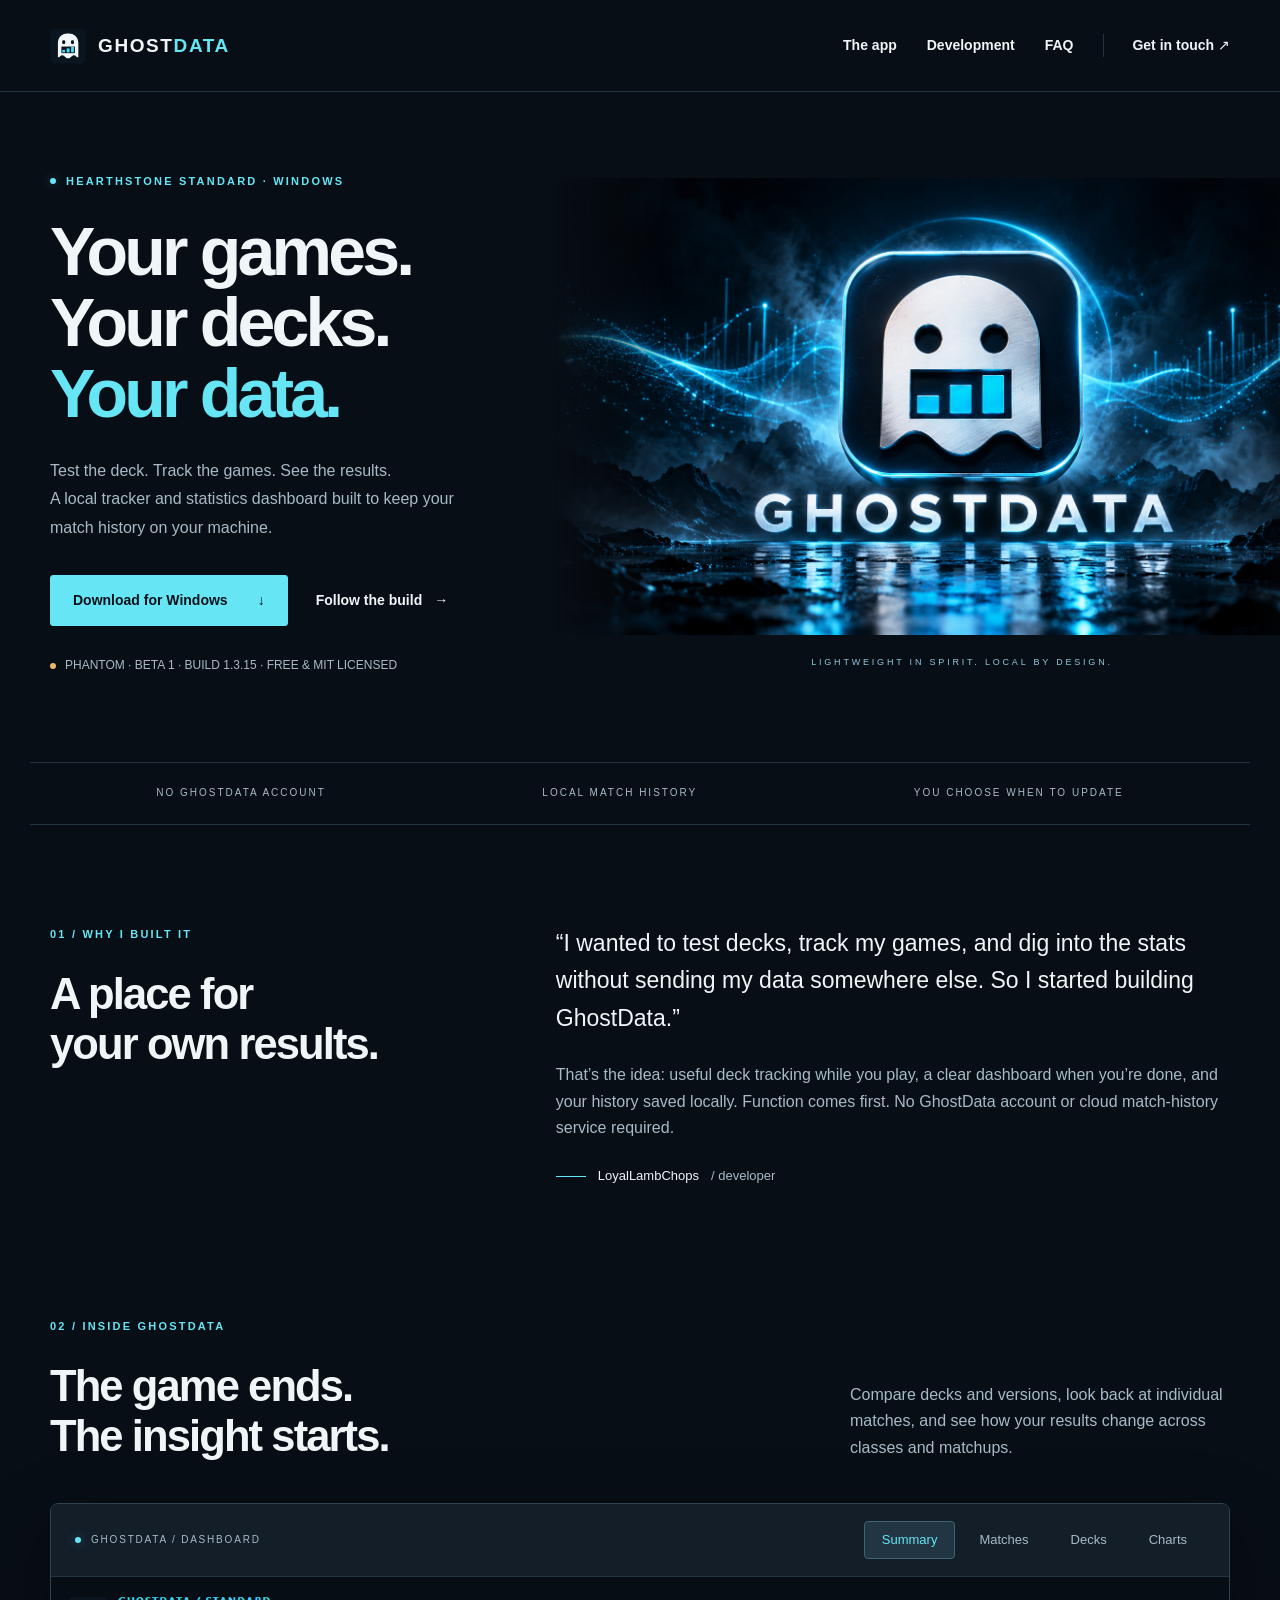
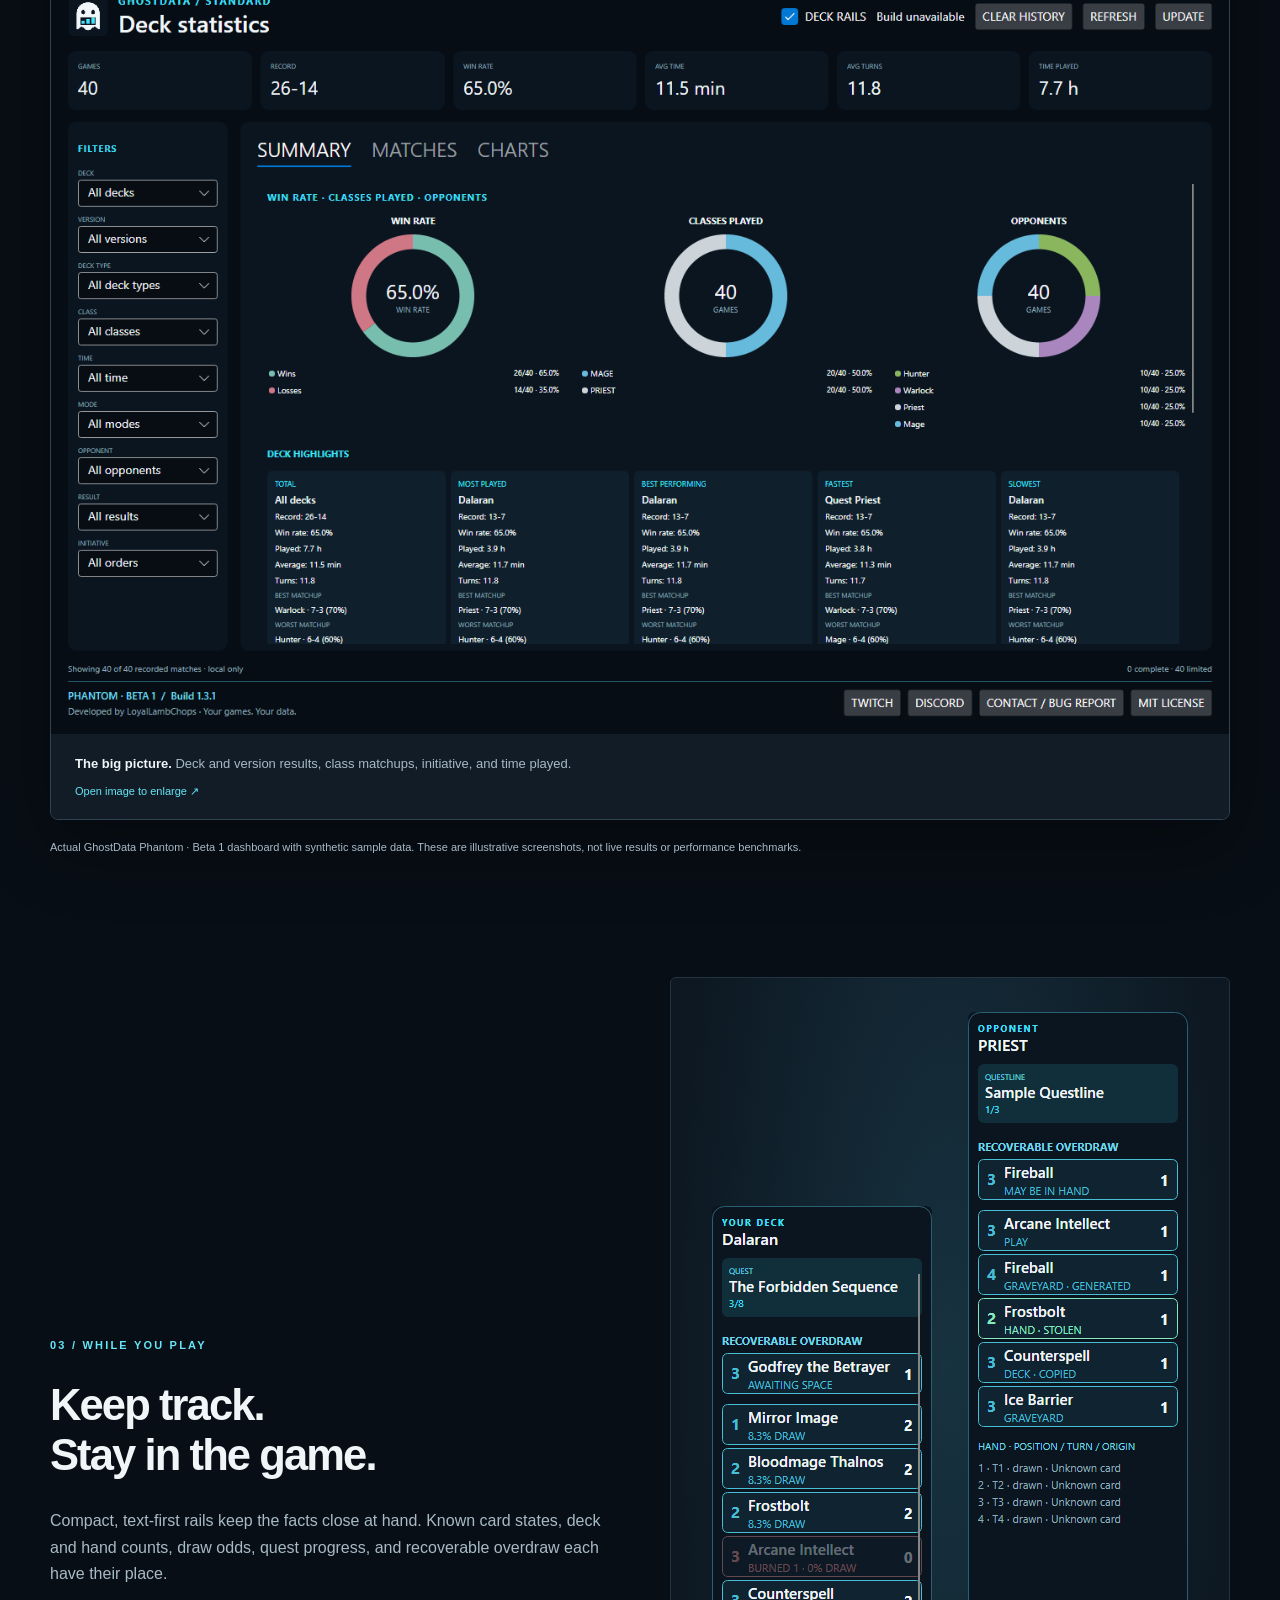
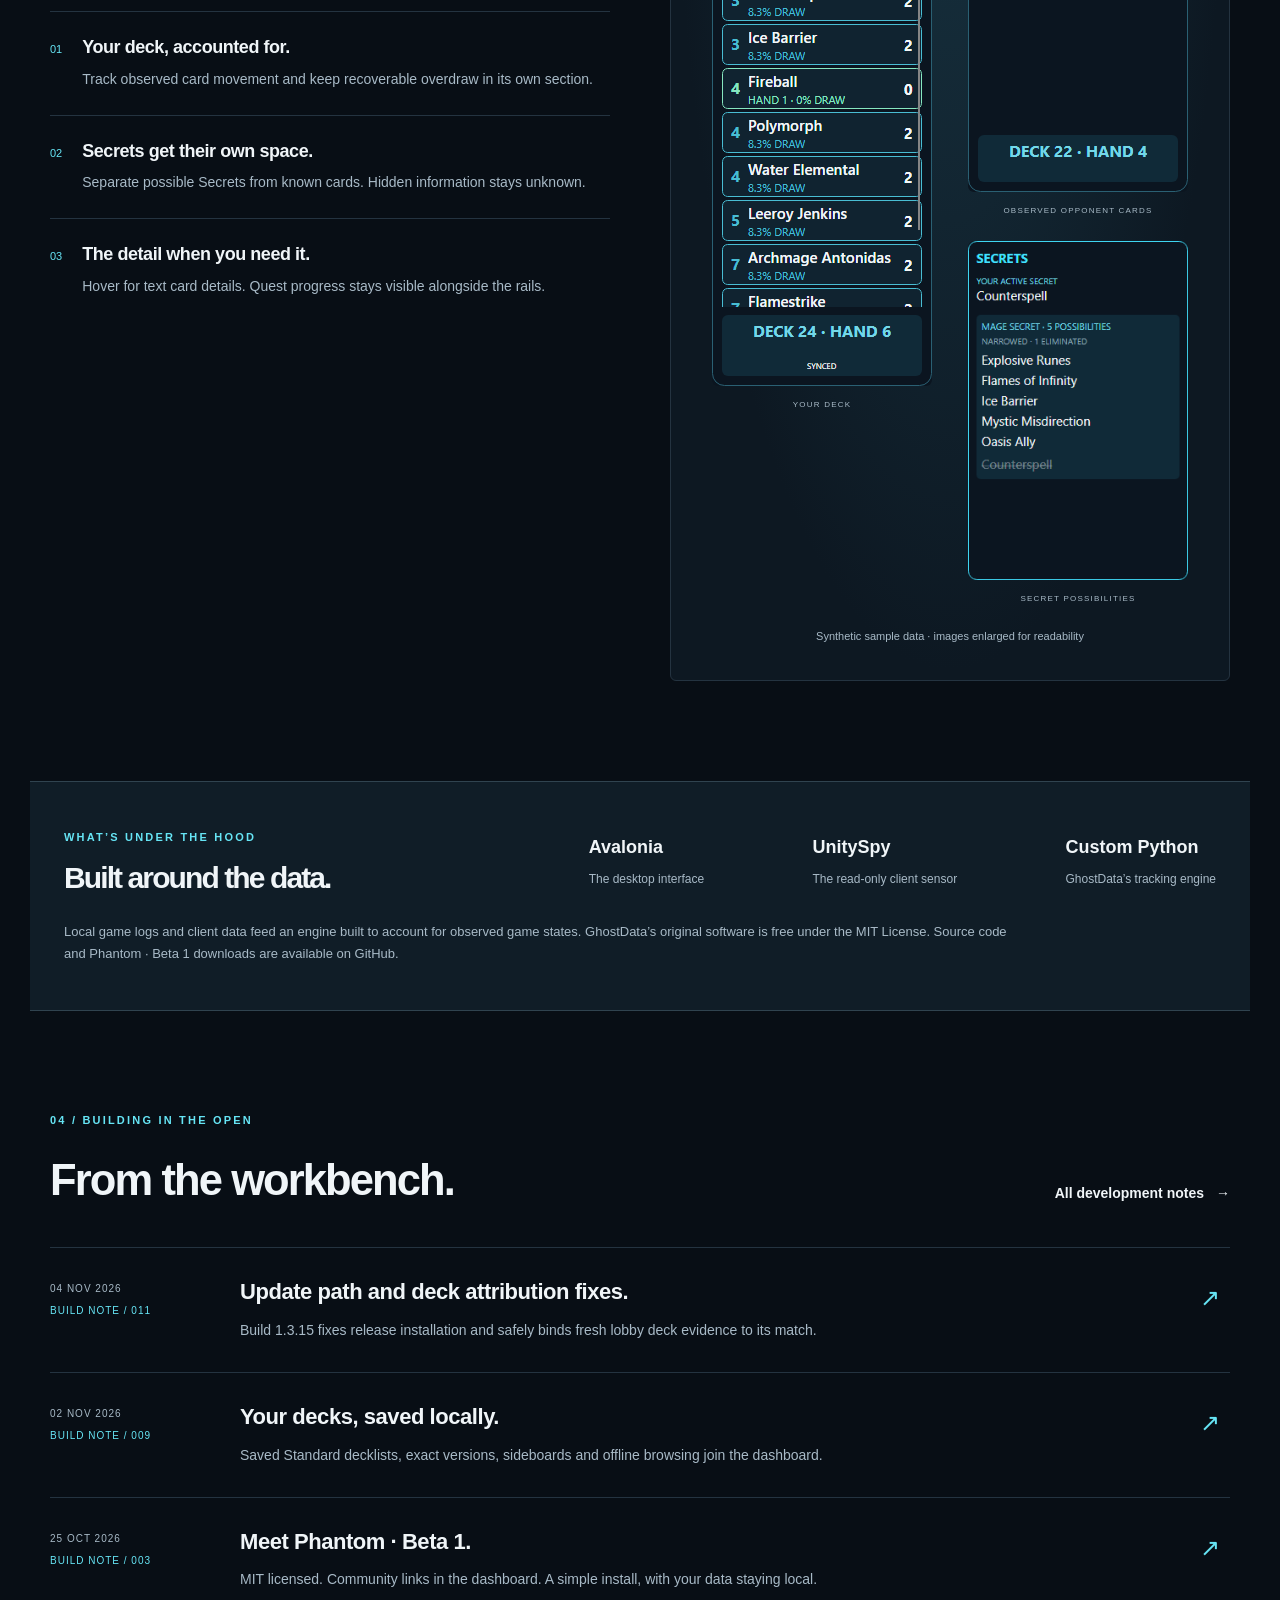
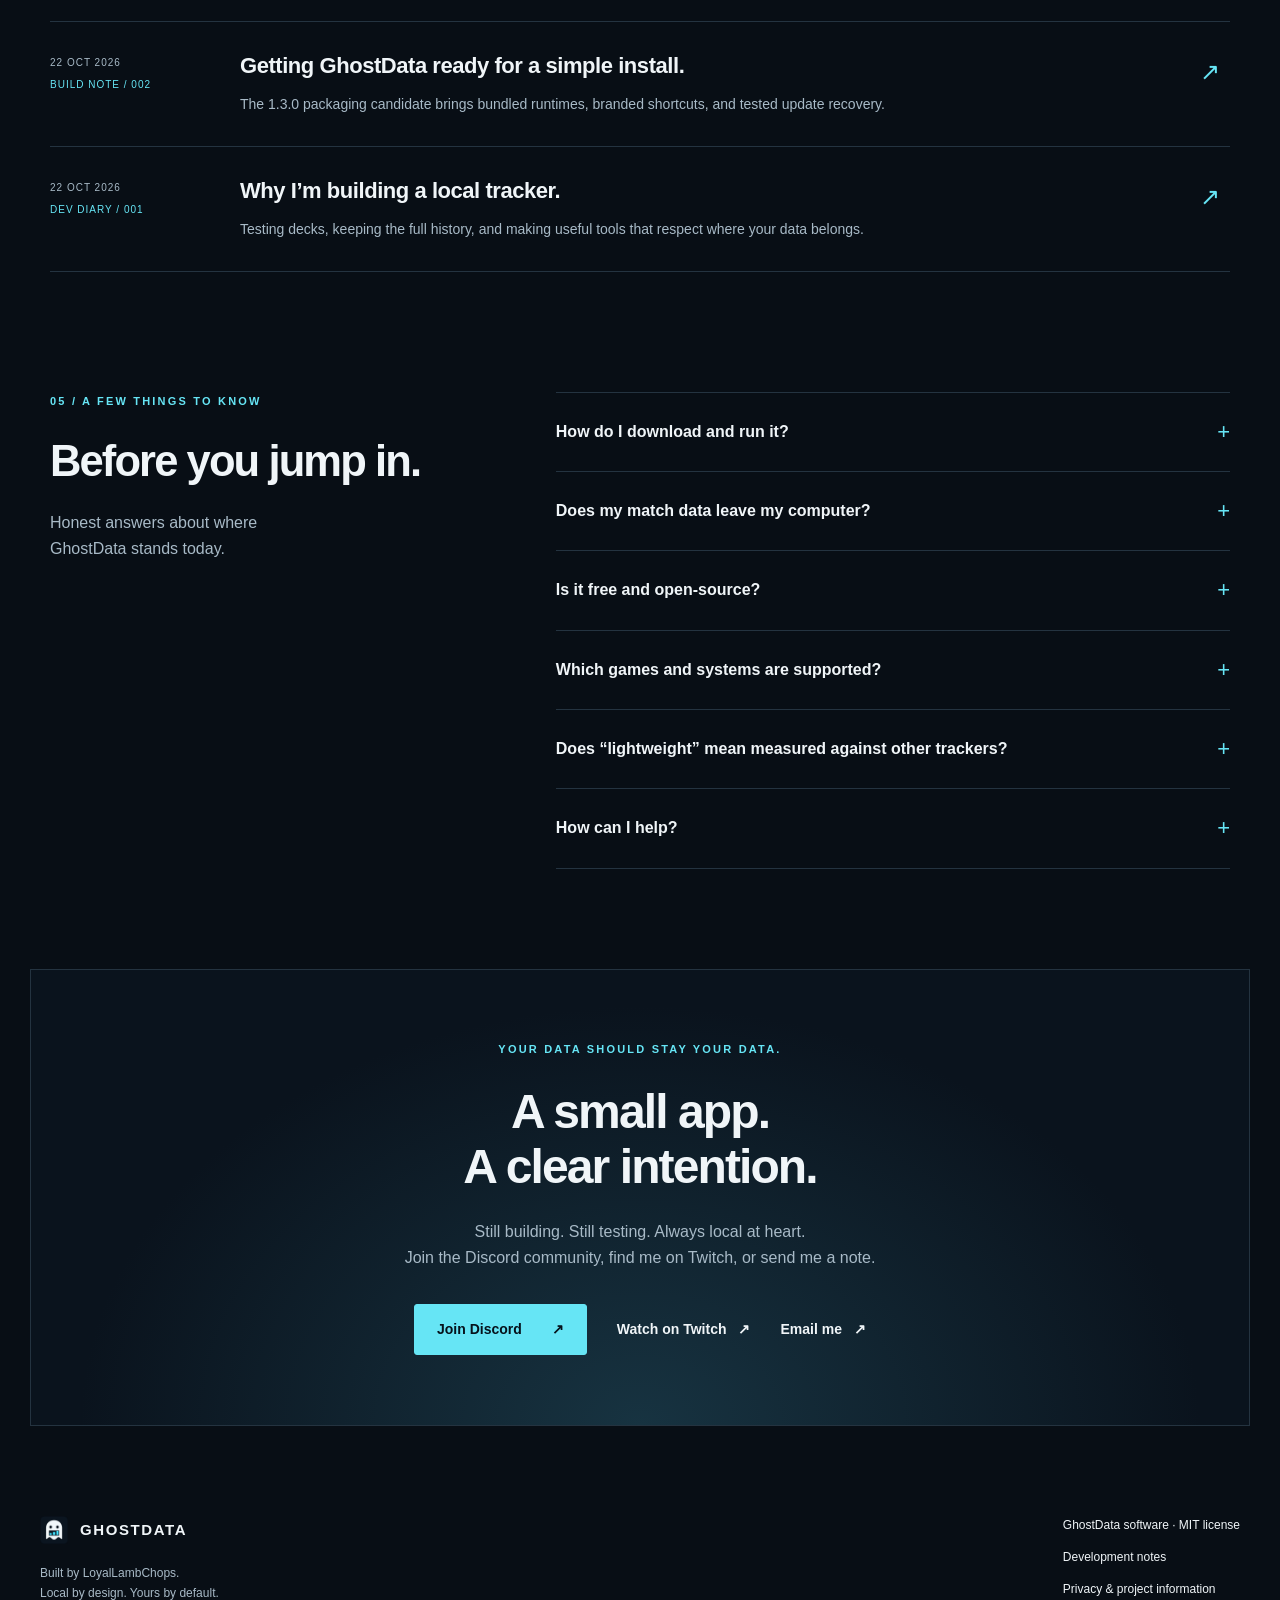
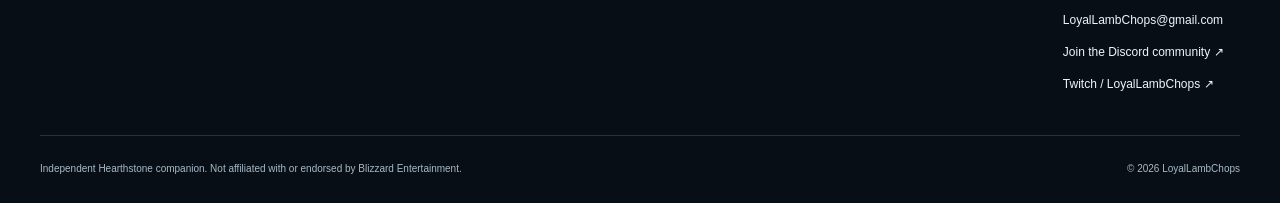
<file: index.html>
<!doctype html>
<html lang="en"><head><meta charset="utf-8"><meta name="viewport" content="width=device-width, initial-scale=1">
<title>GhostData — Your games. Your data.</title><meta name="description" content="A local Hearthstone Standard tracker with deck rails, quest and Secret tracking, and match analytics saved on your machine. Built by LoyalLambChops.">
<meta name="theme-color" content="#080e15"><link rel="icon" href="favicon.ico"><link rel="stylesheet" href="styles.css">
<link rel="canonical" href="https://loyallambchops.github.io/ghostdata-site/">
<meta property="og:type" content="website"><meta property="og:title" content="GhostData — Your games. Your data."><meta property="og:description" content="A local Hearthstone Standard tracker with deck rails, quest and Secret tracking, and match analytics saved on your machine. Built by LoyalLambChops.">
<meta property="og:url" content="https://loyallambchops.github.io/ghostdata-site/"><meta property="og:image" content="https://loyallambchops.github.io/ghostdata-site/assets/ghostdata-banner.png"><meta property="og:image:width" content="1672"><meta property="og:image:height" content="941"><meta property="og:image:alt" content="GhostData's ghost and statistics emblem in electric blue">
<meta name="twitter:card" content="summary_large_image"><script src="site.js" defer></script></head>
<body><a class="skip" href="#main">Skip to content</a>
<header class="site-header"><a class="brand" href="./" aria-label="GhostData home"><img src="assets/icon.png" width="36" height="36" alt=""><span>GHOST<span class="cyan">DATA</span></span></a><nav aria-label="Main navigation"><a href="./#dashboard">The app</a><a href="development.html">Development</a><a href="./#faq">FAQ</a><a class="nav-contact" href="./#contact">Get in touch <span aria-hidden="true">↗</span></a></nav></header>
<main id="main">
<section class="hero" aria-labelledby="hero-title"><div class="hero-copy"><p class="eyebrow"><span class="status-dot"></span> HEARTHSTONE STANDARD · WINDOWS</p><h1 id="hero-title">Your games.<br>Your decks.<br><span class="cyan">Your data.</span></h1><p class="hero-description">Test the deck. Track the games. See the results.<br>A local tracker and statistics dashboard built to keep your match history on your machine.</p><div class="actions"><a class="button" href="https://github.com/LoyalLambChops/GhostData/releases/download/v1.3.15/GhostData-Setup-1.3.15-x64.exe">Download for Windows <span aria-hidden="true">↓</span></a><a class="text-link" href="development.html">Follow the build <span aria-hidden="true">→</span></a></div><p class="release-note"><span class="status-dot amber"></span> PHANTOM · BETA 1 · BUILD 1.3.15 · FREE &amp; MIT LICENSED</p></div><figure class="hero-art"><img src="assets/ghostdata-banner.png" width="1672" height="941" alt="GhostData's glowing blue ghost emblem above the GhostData wordmark" fetchpriority="high"><figcaption>LIGHTWEIGHT IN SPIRIT. LOCAL BY DESIGN.</figcaption></figure></section>
<div class="principles" aria-label="Design principles"><span>NO GHOSTDATA ACCOUNT</span><span>LOCAL MATCH HISTORY</span><span>YOU CHOOSE WHEN TO UPDATE</span></div>
<section class="section story" id="story"><div><p class="eyebrow">01 / WHY I BUILT IT</p><h2>A place for<br>your own results.</h2></div><div class="story-copy"><p class="large-copy">“I wanted to test decks, track my games, and dig into the stats without sending my data somewhere else. So I started building GhostData.”</p><p>That’s the idea: useful deck tracking while you play, a clear dashboard when you’re done, and your history saved locally. Function comes first. No GhostData account or cloud match-history service required.</p><p class="signature"><span class="signature-line"></span> LoyalLambChops <span class="muted">/ developer</span></p></div></section>
<section class="section dashboard-section" id="dashboard"><div class="section-heading"><div><p class="eyebrow">02 / INSIDE GHOSTDATA</p><h2>The game ends.<br>The insight starts.</h2></div><p>Compare decks and versions, look back at individual matches, and see how your results change across classes and matchups.</p></div>
<div class="showcase"><div class="window-bar"><span class="window-label"><span class="status-dot"></span> GHOSTDATA / DASHBOARD</span><div class="tabs" role="tablist" aria-label="Dashboard screenshots" hidden><button id="tab-summary" type="button" role="tab" aria-selected="true" aria-controls="panel-summary" tabindex="0">Summary</button><button id="tab-matches" type="button" role="tab" aria-selected="false" aria-controls="panel-matches" tabindex="-1">Matches</button><button id="tab-decks" type="button" role="tab" aria-selected="false" aria-controls="panel-decks" tabindex="-1">Decks</button><button id="tab-charts" type="button" role="tab" aria-selected="false" aria-controls="panel-charts" tabindex="-1">Charts</button></div></div>
<figure id="panel-summary" class="screen-panel" role="tabpanel" aria-labelledby="tab-summary"><a href="assets/dashboard-summary.png" target="_blank" rel="noopener" aria-label="Open Summary dashboard screenshot at full size"><img src="assets/dashboard-summary.png" width="1400" height="900" alt="Summary tab showing a sample win rate, class breakdown and deck highlights" loading="lazy"></a><figcaption><strong>The big picture.</strong> Deck and version results, class matchups, initiative, and time played. <span>Open image to enlarge ↗</span></figcaption></figure>
<figure id="panel-matches" class="screen-panel" role="tabpanel" aria-labelledby="tab-matches"><a href="assets/dashboard-matches.png" target="_blank" rel="noopener" aria-label="Open Matches dashboard screenshot at full size"><img src="assets/dashboard-matches.png" width="1400" height="900" alt="Matches tab with sample match results, deck versions, opponent classes and game details" loading="lazy"></a><figcaption><strong>Every game has a record.</strong> Review match history, deck identity, duration, mulligans and recorded card events. <span>Open image to enlarge ↗</span></figcaption></figure>
<figure id="panel-decks" class="screen-panel" role="tabpanel" aria-labelledby="tab-decks"><a href="assets/dashboard-decks.png" target="_blank" rel="noopener" aria-label="Open Decks dashboard screenshot at full size"><img src="assets/dashboard-decks.png" width="1400" height="900" alt="Decks tab showing a saved decklist with synthetic sample data" loading="lazy"></a><figcaption><strong>Your decks, saved locally.</strong> Share importable Hearthstone deck codes with the readable list. <span>Open image to enlarge ↗</span></figcaption></figure>
<figure id="panel-charts" class="screen-panel" role="tabpanel" aria-labelledby="tab-charts"><a href="assets/dashboard-charts.png" target="_blank" rel="noopener" aria-label="Open Charts dashboard screenshot at full size"><img src="assets/dashboard-charts.png" width="1400" height="900" alt="Charts tab displaying sample win-rate trends and matchup statistics" loading="lazy"></a><figcaption><strong>Find the patterns.</strong> Explore recorded results with charts and filters. <span>Open image to enlarge ↗</span></figcaption></figure></div>
<p class="caption">Actual GhostData Phantom · Beta 1 dashboard with synthetic sample data. These are illustrative screenshots, not live results or performance benchmarks.</p></section>
<section class="section rail-section"><div class="rail-copy"><p class="eyebrow">03 / WHILE YOU PLAY</p><h2>Keep track.<br>Stay in the game.</h2><p>Compact, text-first rails keep the facts close at hand. Known card states, deck and hand counts, draw odds, quest progress, and recoverable overdraw each have their place.</p><ul class="feature-list"><li><span>01</span><div><h3>Your deck, accounted for.</h3><p>Track observed card movement and keep recoverable overdraw in its own section.</p></div></li><li><span>02</span><div><h3>Secrets get their own space.</h3><p>Separate possible Secrets from known cards. Hidden information stays unknown.</p></div></li><li><span>03</span><div><h3>The detail when you need it.</h3><p>Hover for text card details. Quest progress stays visible alongside the rails.</p></div></li></ul></div><div class="rail-exhibit"><figure><img src="assets/player-rail.png" width="220" alt="Sample player deck rail with card names, costs and state labels" loading="lazy"><figcaption>YOUR DECK</figcaption></figure><div class="opponent-exhibit"><figure><img src="assets/opponent-rail.png" width="220" alt="Sample opponent rail with observed cards and quest progress" loading="lazy"><figcaption>OBSERVED OPPONENT CARDS</figcaption></figure><figure class="secret-image"><img src="assets/secret-tracker.png" width="220" alt="Separate Secret tracker showing remaining possibilities" loading="lazy"><figcaption>SECRET POSSIBILITIES</figcaption></figure></div><p class="caption">Synthetic sample data · images enlarged for readability</p></div></section>
<section class="engine-strip"><div><p class="eyebrow">WHAT’S UNDER THE HOOD</p><h2>Built around the data.</h2></div><dl><div><dt>Avalonia</dt><dd>The desktop interface</dd></div><div><dt>UnitySpy</dt><dd>The read-only client sensor</dd></div><div><dt>Custom Python</dt><dd>GhostData’s tracking engine</dd></div></dl><p>Local game logs and client data feed an engine built to account for observed game states. GhostData’s original software is free under the <a href="ghostdata-license.txt">MIT License</a>. <a href="https://github.com/LoyalLambChops/GhostData">Source code</a> and <a href="https://github.com/LoyalLambChops/GhostData/releases/tag/v1.3.15">Phantom · Beta 1 downloads</a> are available on GitHub.</p></section>
<section class="section" id="development"><div class="section-heading"><div><p class="eyebrow">04 / BUILDING IN THE OPEN</p><h2>From the workbench.</h2></div><a class="text-link" href="development.html">All development notes <span aria-hidden="true">→</span></a></div><div class="journal-list"><a class="journal-entry" href="development.html#update-1315"><span class="journal-date">04 NOV 2026<br><span class="cyan">BUILD NOTE / 011</span></span><div><h3>Update path and deck attribution fixes.</h3><p>Build 1.3.15 fixes release installation and safely binds fresh lobby deck evidence to its match.</p></div><span class="journal-arrow" aria-hidden="true">↗</span></a><a class="journal-entry" href="development.html#deck-library"><span class="journal-date">02 NOV 2026<br><span class="cyan">BUILD NOTE / 009</span></span><div><h3>Your decks, saved locally.</h3><p>Saved Standard decklists, exact versions, sideboards and offline browsing join the dashboard.</p></div><span class="journal-arrow" aria-hidden="true">↗</span></a><a class="journal-entry" href="development.html#phantom"><span class="journal-date">25 OCT 2026<br><span class="cyan">BUILD NOTE / 003</span></span><div><h3>Meet Phantom · Beta 1.</h3><p>MIT licensed. Community links in the dashboard. A simple install, with your data staying local.</p></div><span class="journal-arrow" aria-hidden="true">↗</span></a><a class="journal-entry" href="development.html#packaging"><span class="journal-date">22 OCT 2026<br><span class="cyan">BUILD NOTE / 002</span></span><div><h3>Getting GhostData ready for a simple install.</h3><p>The 1.3.0 packaging candidate brings bundled runtimes, branded shortcuts, and tested update recovery.</p></div><span class="journal-arrow" aria-hidden="true">↗</span></a><a class="journal-entry" href="development.html#why-local"><span class="journal-date">22 OCT 2026<br><span class="cyan">DEV DIARY / 001</span></span><div><h3>Why I’m building a local tracker.</h3><p>Testing decks, keeping the full history, and making useful tools that respect where your data belongs.</p></div><span class="journal-arrow" aria-hidden="true">↗</span></a></div></section>
<section class="section faq-section" id="faq"><div><p class="eyebrow">05 / A FEW THINGS TO KNOW</p><h2>Before you jump in.</h2><p>Honest answers about where GhostData stands today.</p></div><div class="faq-list"><details><summary>How do I download and run it?</summary><p>Download <a href="https://github.com/LoyalLambChops/GhostData/releases/download/v1.3.15/GhostData-Setup-1.3.15-x64.exe">GhostData for Windows</a> and run the installer. That single file includes Python and .NET, creates a Start Menu shortcut and offers a Desktop shortcut. You do not need a separate ZIP or developer tools. This beta is unsigned; Windows may warn or block it under your security policy. <a href="https://github.com/LoyalLambChops/GhostData/releases/tag/v1.3.15">Release notes, SHA-256 checksums and the optional portable ZIP</a> are on GitHub.</p></details><details><summary>Does my match data leave my computer?</summary><p>Normal tracking keeps your history on your machine. There is no GhostData account or cloud match-history service. The explicit Update button can contact GitHub for GhostData releases; game definitions are imported from the installed client. Read our <a href="privacy.html">privacy and project information</a>.</p></details><details><summary>Is it free and open-source?</summary><p>Yes—GhostData’s original software is licensed under <a href="ghostdata-license.txt">MIT</a>, allowing use, modification and redistribution with the required notice. Third-party components retain their own licenses. The <a href="https://github.com/LoyalLambChops/GhostData">application source and releases</a> are public on GitHub.</p></details><details><summary>Which games and systems are supported?</summary><p>GhostData focuses on Hearthstone Standard on Windows 11 x64. The installer includes Python and .NET, so players won’t need to build the app. GhostData configures Power.log logging and imports card definitions from your installed game automatically. If Hearthstone was already open when logging was first enabled, it may need one restart. Other formats and operating systems are outside the current scope.</p></details><details><summary>Does “lightweight” mean measured against other trackers?</summary><p>Lightweight is a design goal: local processing, a standard-library Python backend, and no always-running background service. A matched CPU and memory comparison has not been completed, so we aren’t claiming benchmark superiority.</p></details><details><summary>How can I help?</summary><p>Share questions, ideas or bug reports in <a href="https://discord.gg/H3Et7NHavZ">Discord</a> or email <a href="mailto:LoyalLambChops@gmail.com">LoyalLambChops@gmail.com</a>. You can also find me on <a href="https://www.twitch.tv/loyallambchops">Twitch</a>. Describe what happened and what you expected. Review screenshots and logs for personal information before choosing to share them.</p></details></div></section>
<section class="closing" id="contact"><p class="eyebrow">YOUR DATA SHOULD STAY YOUR DATA.</p><h2>A small app.<br>A clear intention.</h2><p>Still building. Still testing. Always local at heart.<br>Join the Discord community, find me on Twitch, or send me a note.</p><div class="actions contact-actions"><a class="button" href="https://discord.gg/H3Et7NHavZ">Join Discord <span aria-hidden="true">↗</span></a><a class="text-link" href="https://www.twitch.tv/loyallambchops">Watch on Twitch <span aria-hidden="true">↗</span></a><a class="text-link" href="mailto:LoyalLambChops@gmail.com">Email me <span aria-hidden="true">↗</span></a></div></section>
</main>
<footer class="site-footer"><div><a class="brand" href="./"><img src="assets/icon.png" width="28" height="28" alt="">GHOSTDATA</a><p>Built by LoyalLambChops.<br>Local by design. Yours by default.</p></div><div class="footer-links"><a href="ghostdata-license.txt">GhostData software · MIT license</a><a href="development.html">Development notes</a><a href="privacy.html">Privacy &amp; project information</a><a href="mailto:LoyalLambChops@gmail.com">LoyalLambChops@gmail.com</a><a href="https://discord.gg/H3Et7NHavZ">Join the Discord community ↗</a><a href="https://www.twitch.tv/loyallambchops">Twitch / LoyalLambChops ↗</a></div><div class="footer-bottom"><span>Independent Hearthstone companion. Not affiliated with or endorsed by Blizzard Entertainment.</span><span>© 2026 LoyalLambChops</span></div></footer>
</body></html>
</file>
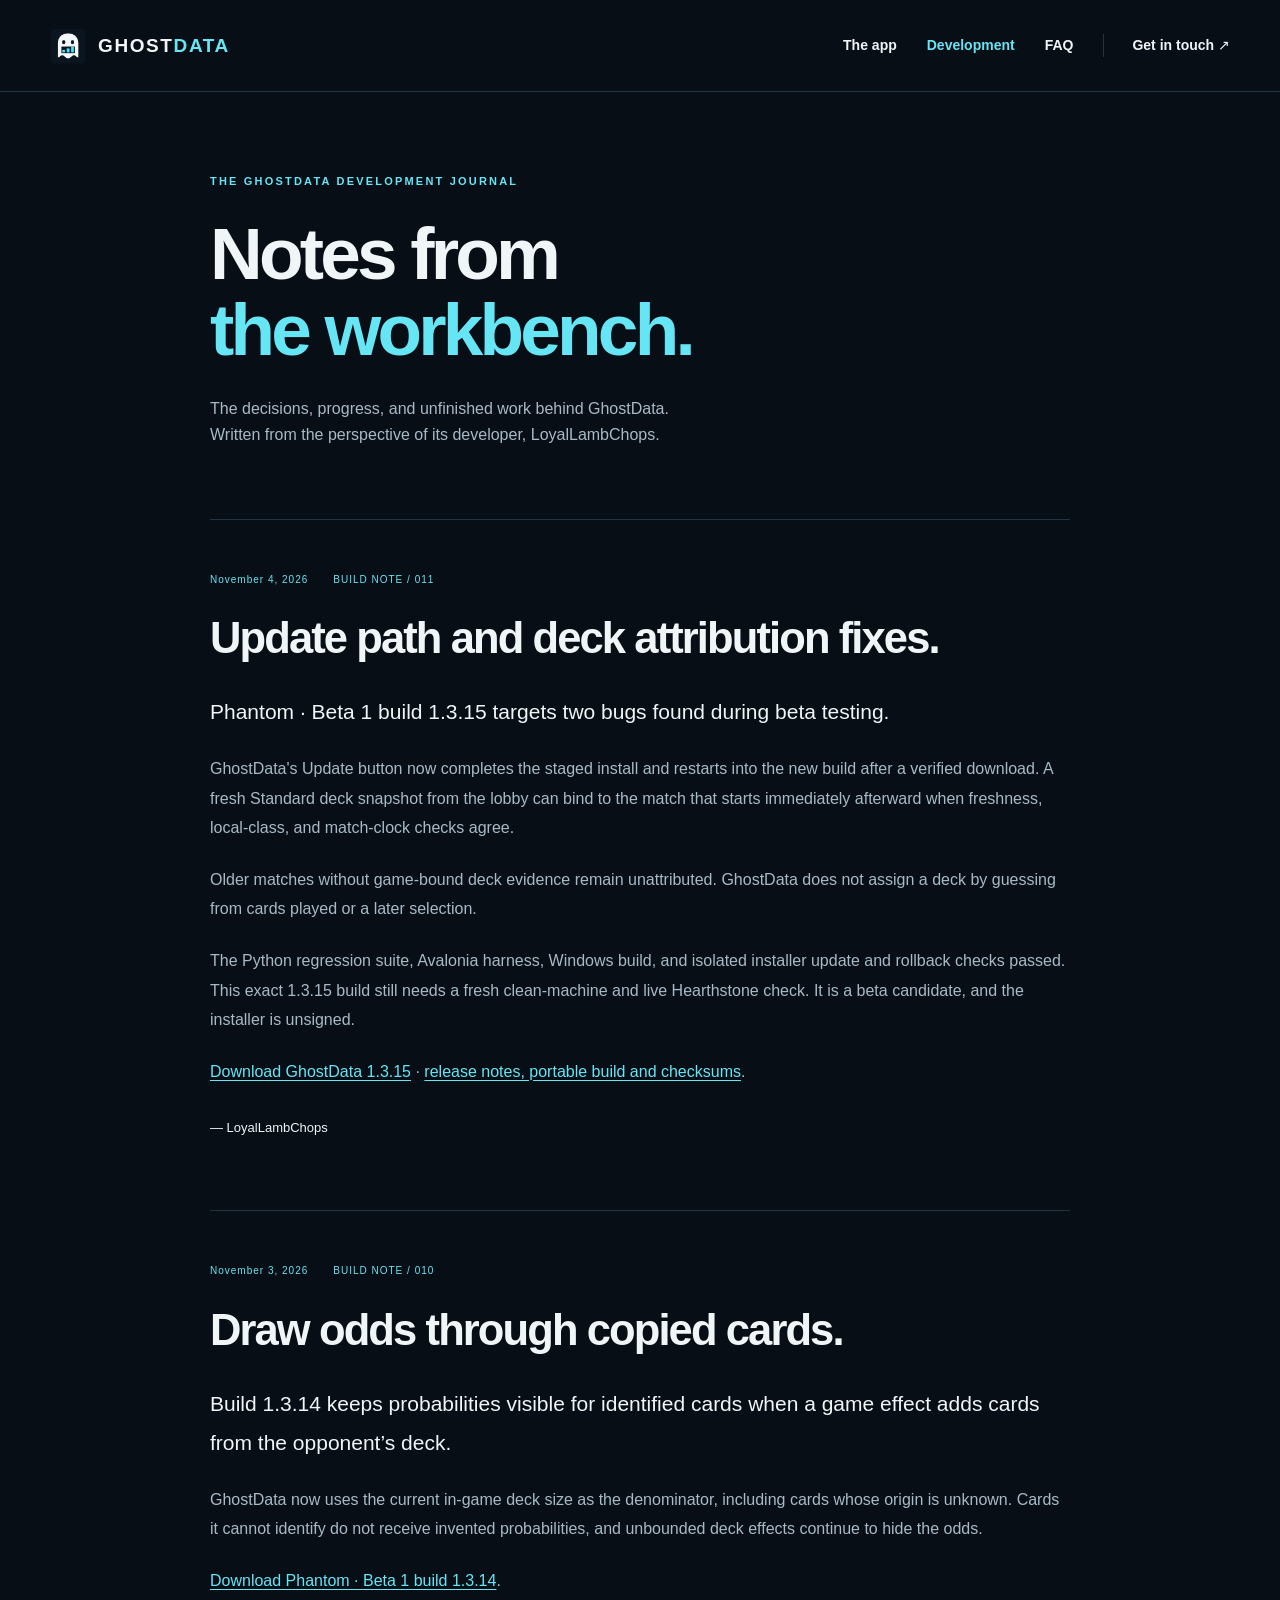
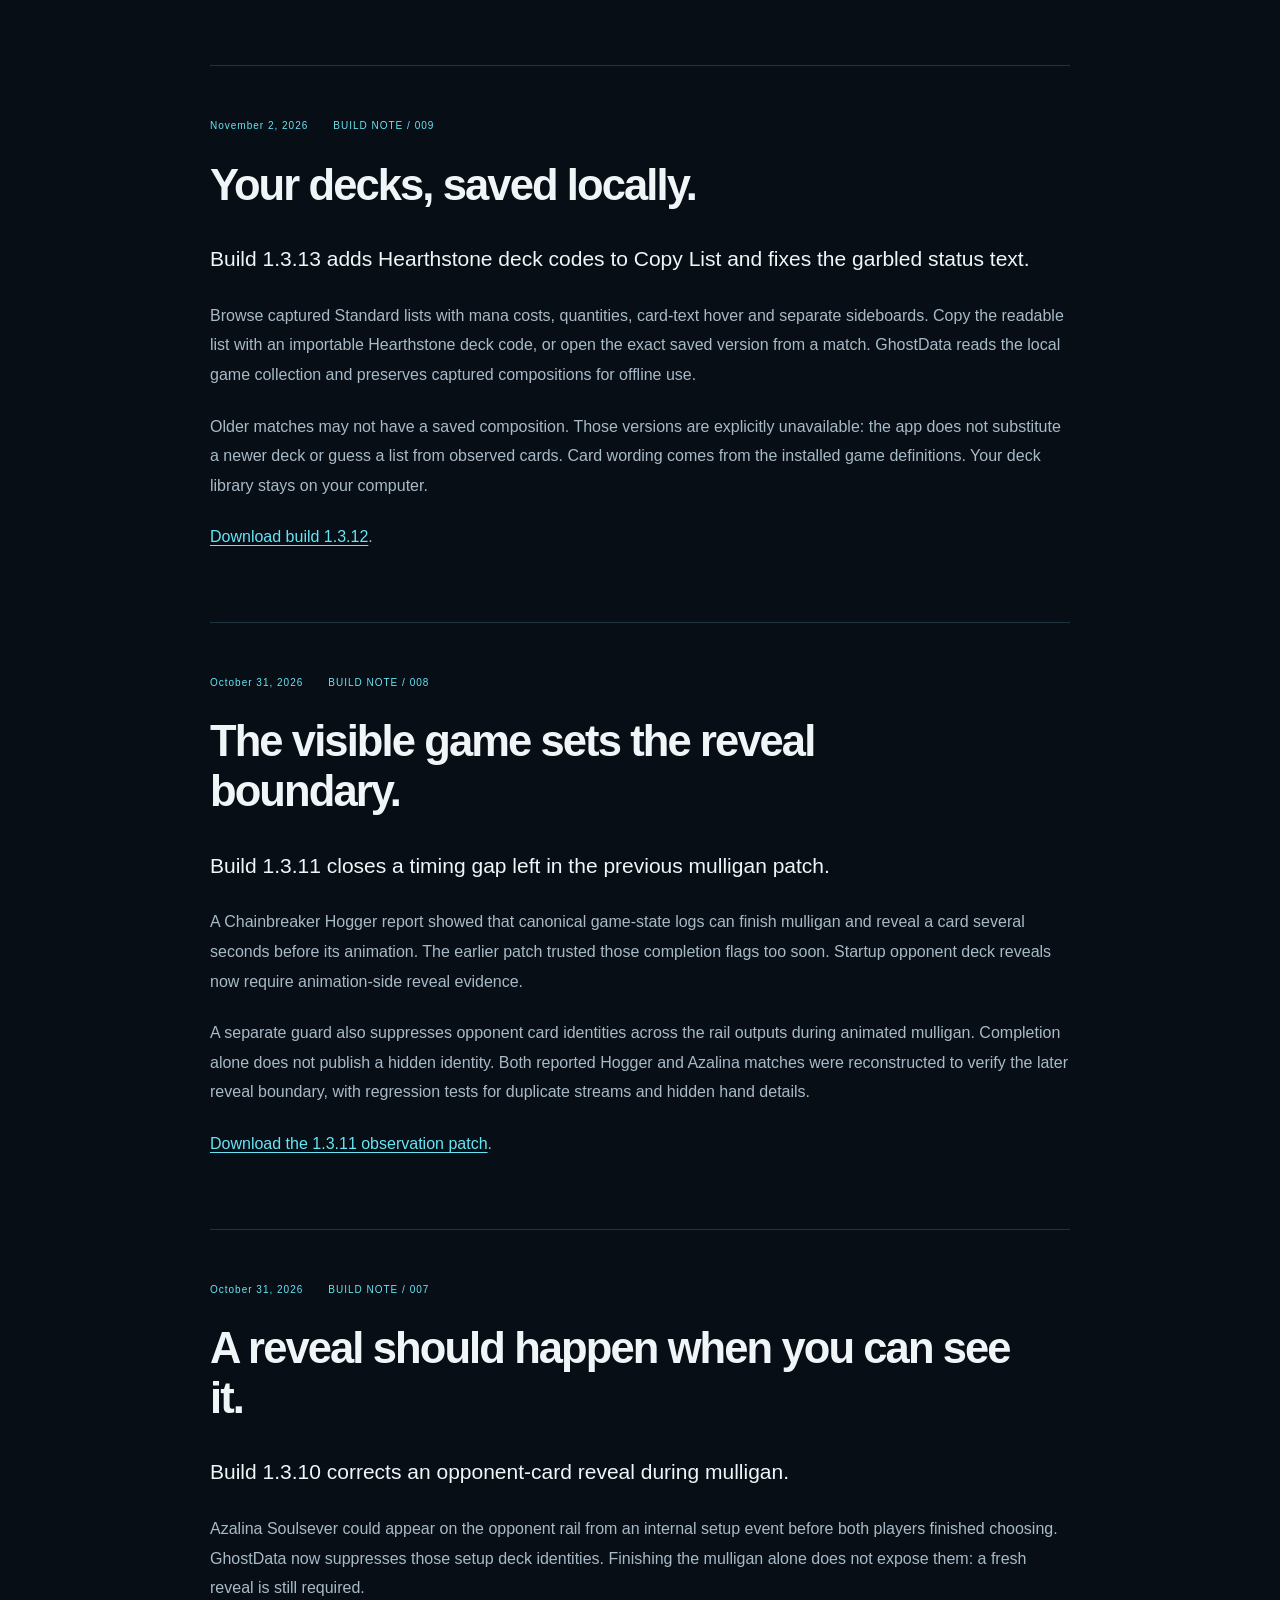
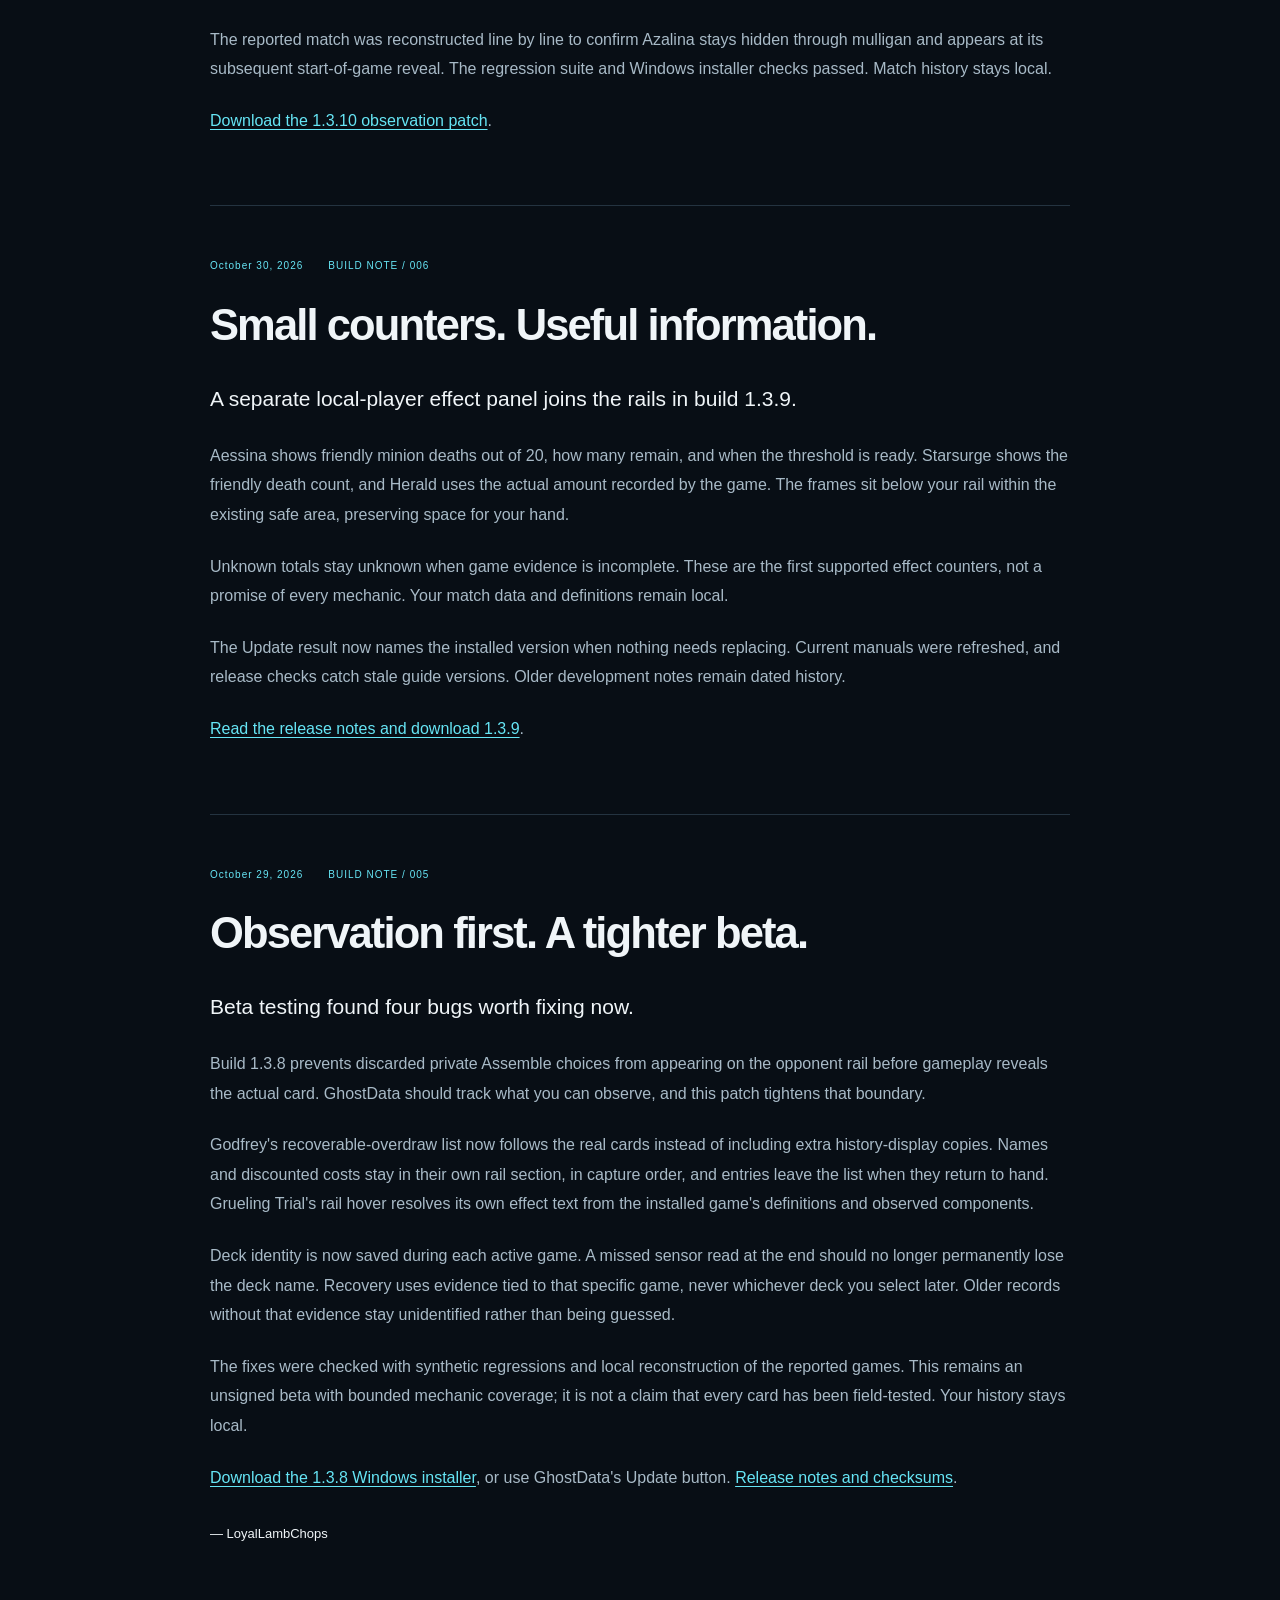
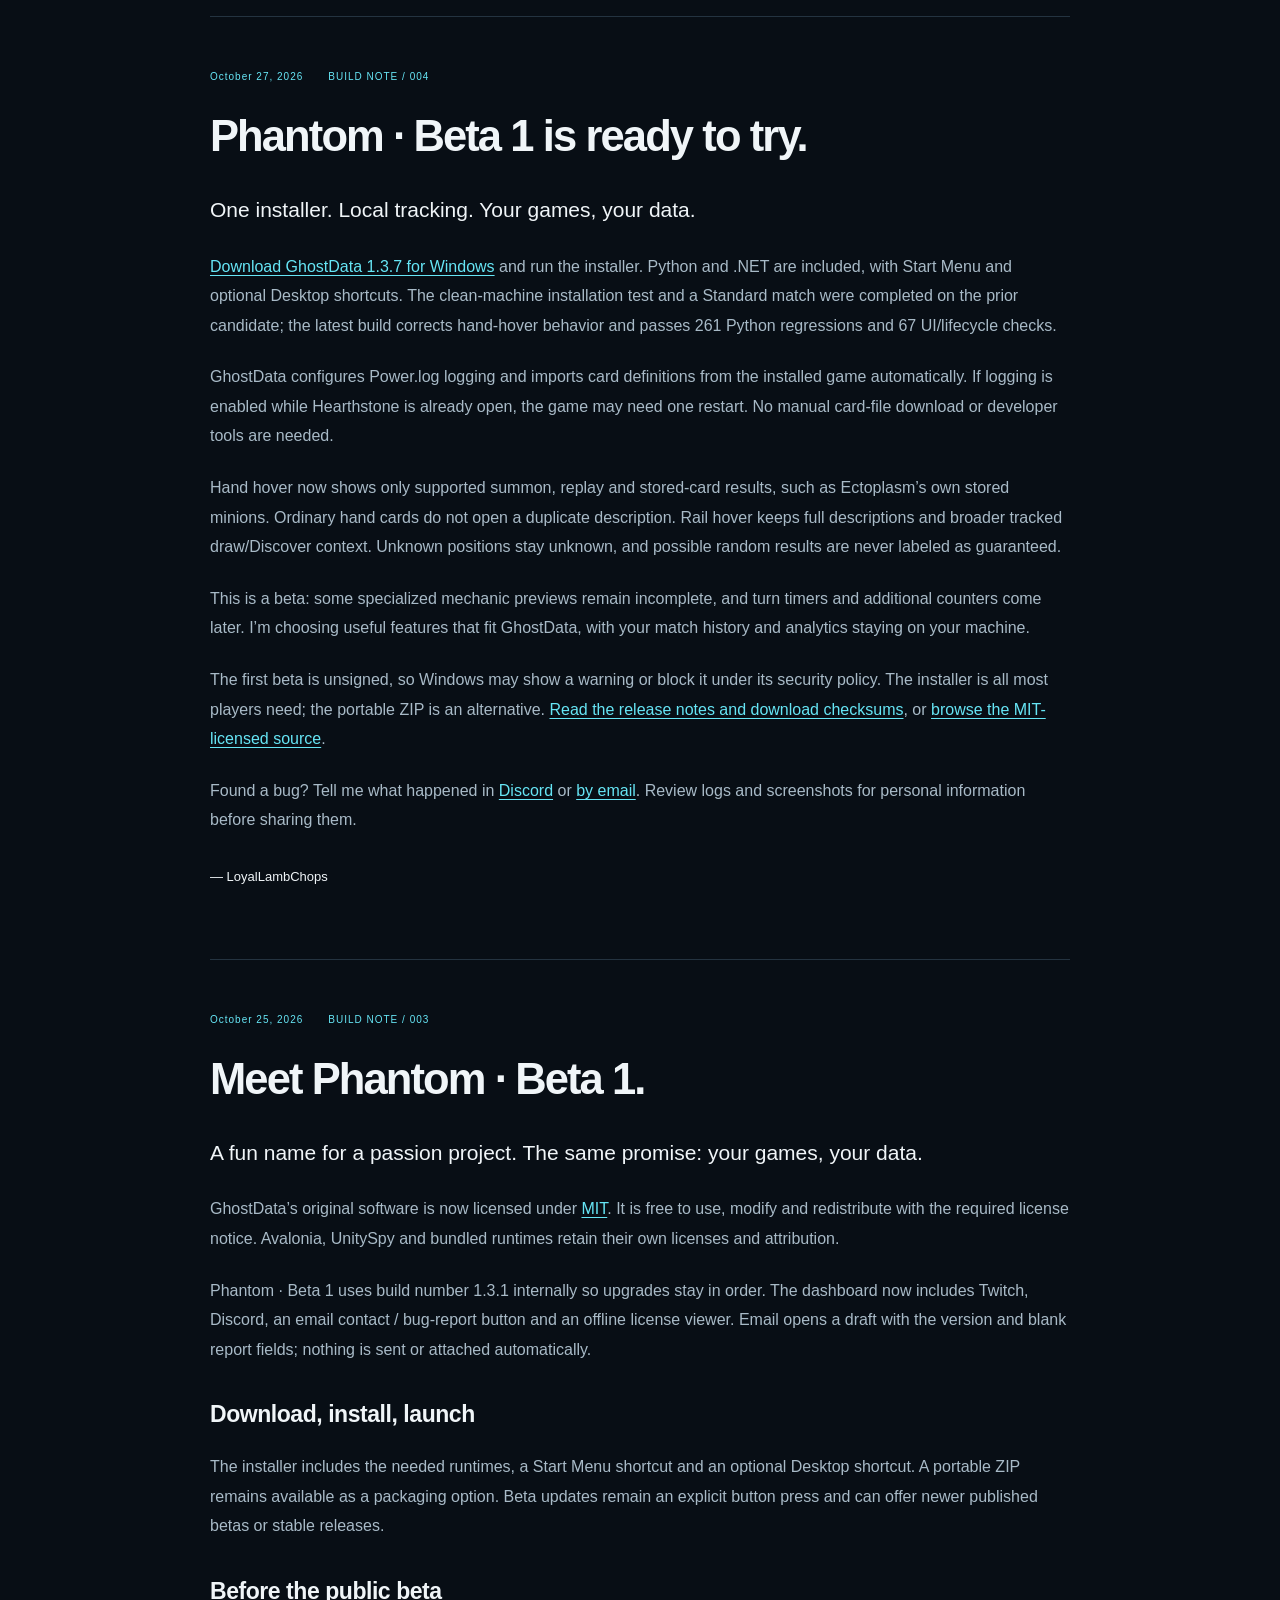
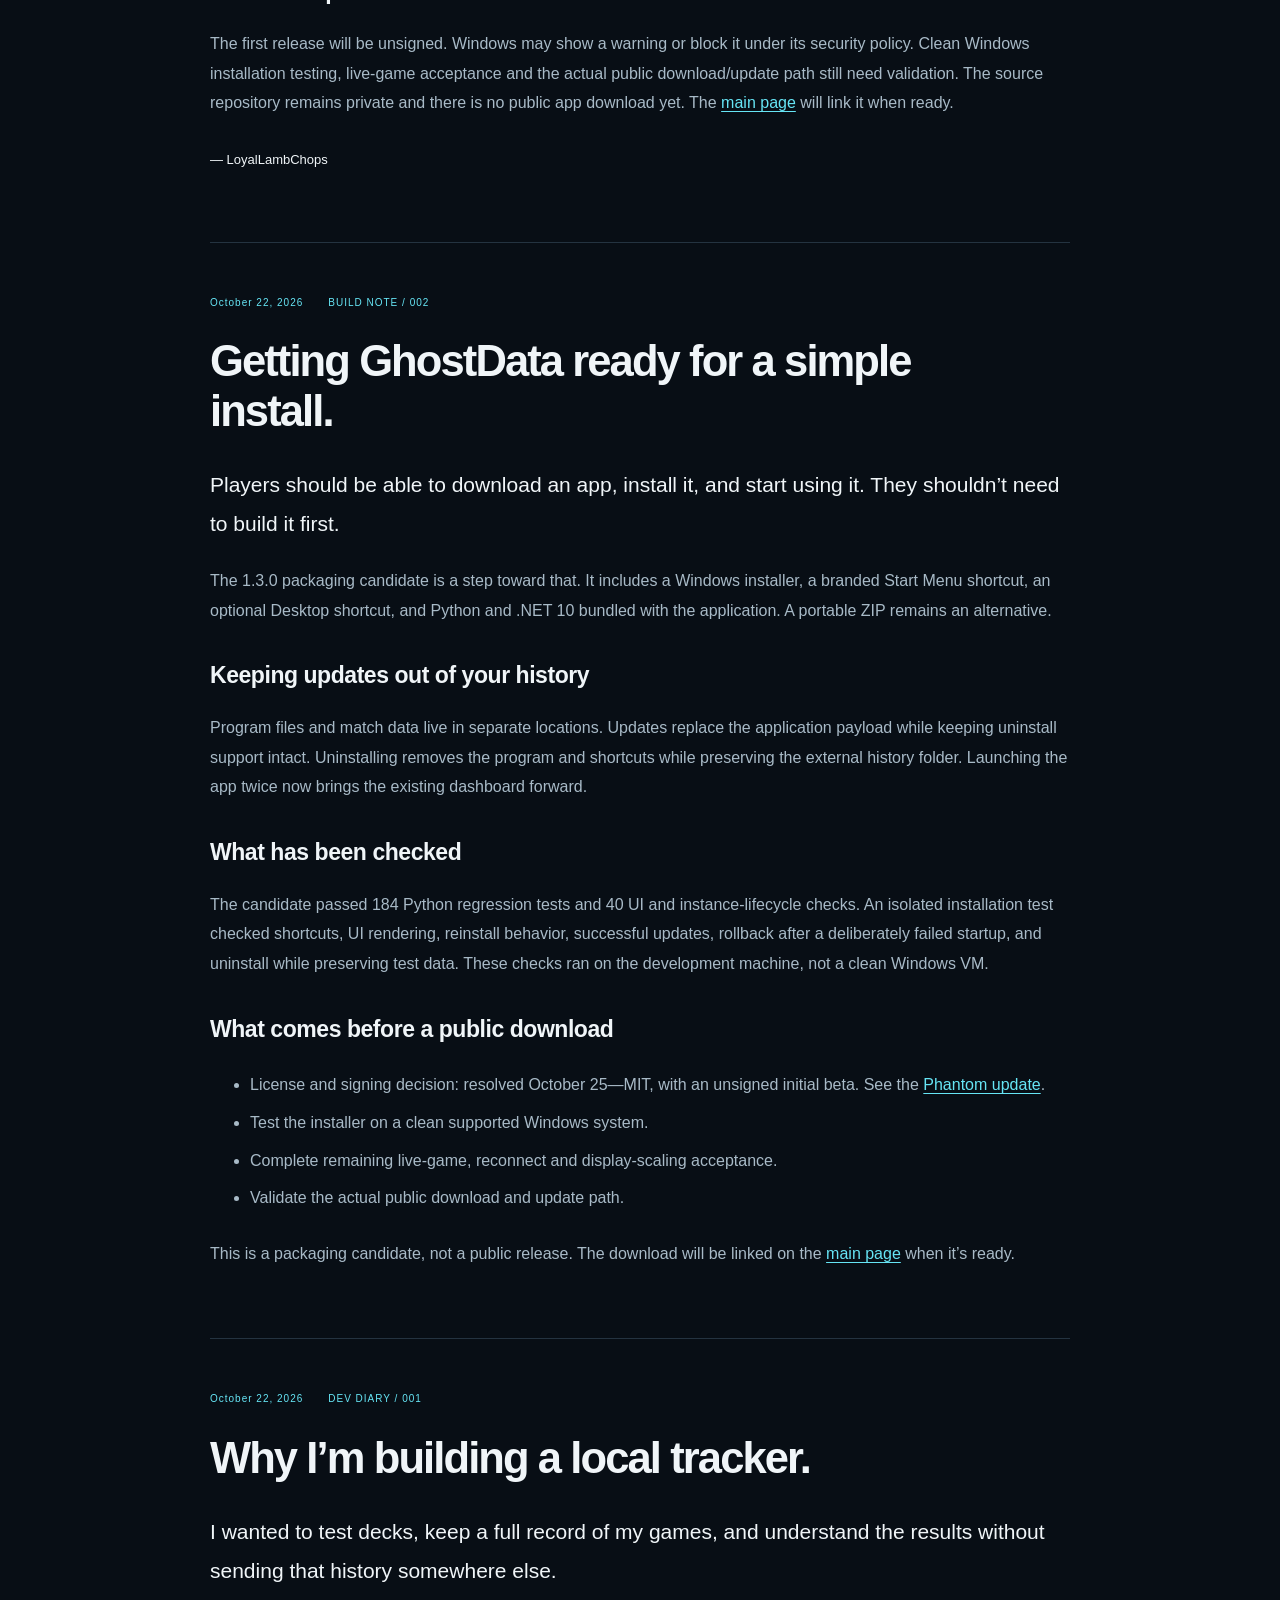
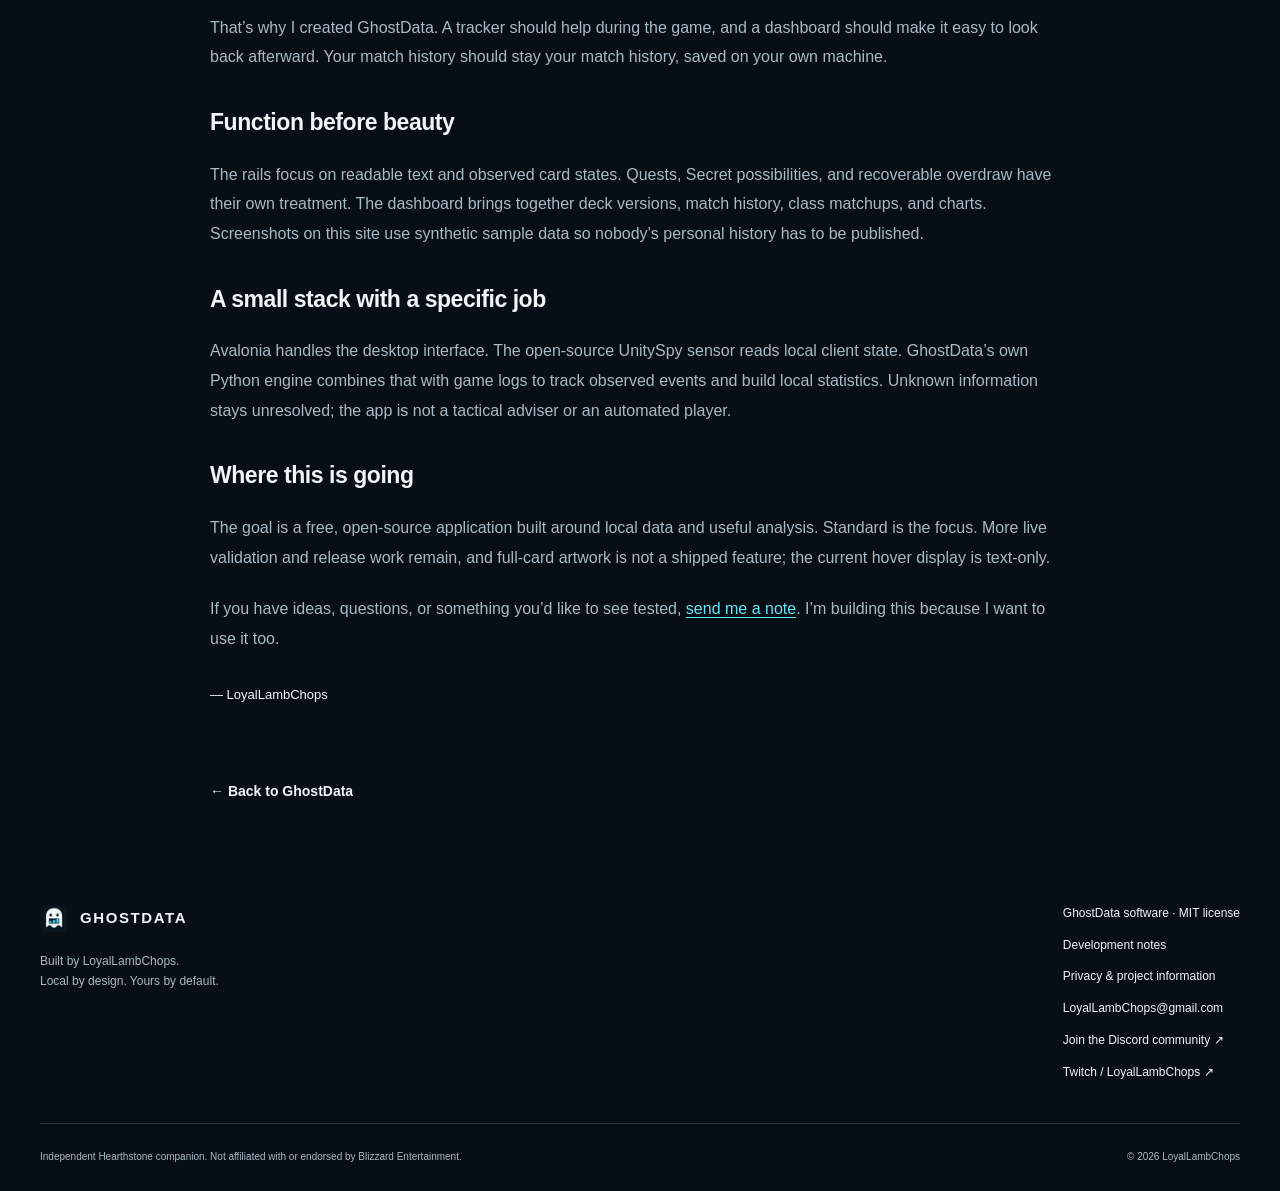
<file: development.html>
<!doctype html>
<html lang="en"><head><meta charset="utf-8"><meta name="viewport" content="width=device-width, initial-scale=1">
<title>Development notes — GhostData</title><meta name="description" content="Follow GhostData development: a local tracker, a custom Python engine, and the road to a free, open-source Windows release.">
<meta name="theme-color" content="#080e15"><link rel="icon" href="favicon.ico"><link rel="stylesheet" href="styles.css">
<link rel="canonical" href="https://loyallambchops.github.io/ghostdata-site/development.html">
<meta property="og:type" content="website"><meta property="og:title" content="Development notes — GhostData"><meta property="og:description" content="Follow GhostData development: a local tracker, a custom Python engine, and the road to a free, open-source Windows release.">
<meta property="og:url" content="https://loyallambchops.github.io/ghostdata-site/development.html"><meta property="og:image" content="https://loyallambchops.github.io/ghostdata-site/assets/ghostdata-banner.png"><meta property="og:image:width" content="1672"><meta property="og:image:height" content="941"><meta property="og:image:alt" content="GhostData's ghost and statistics emblem in electric blue">
<meta name="twitter:card" content="summary_large_image"><script src="site.js" defer></script></head>
<body><a class="skip" href="#main">Skip to content</a>
<header class="site-header"><a class="brand" href="./" aria-label="GhostData home"><img src="assets/icon.png" width="36" height="36" alt=""><span>GHOST<span class="cyan">DATA</span></span></a><nav aria-label="Main navigation"><a href="./#dashboard">The app</a><a href="development.html" aria-current="page">Development</a><a href="./#faq">FAQ</a><a class="nav-contact" href="./#contact">Get in touch <span aria-hidden="true">↗</span></a></nav></header>
<main id="main" class="journal-page"><div class="page-intro"><p class="eyebrow">THE GHOSTDATA DEVELOPMENT JOURNAL</p><h1>Notes from<br><span class="cyan">the workbench.</span></h1><p>The decisions, progress, and unfinished work behind GhostData.<br>Written from the perspective of its developer, LoyalLambChops.</p></div>
<article id="update-1315" class="article"><div class="article-meta"><time datetime="2026-11-04">November 4, 2026</time><span>BUILD NOTE / 011</span></div><h2>Update path and deck attribution fixes.</h2><p class="article-lead">Phantom · Beta 1 build 1.3.15 targets two bugs found during beta testing.</p><p>GhostData's Update button now completes the staged install and restarts into the new build after a verified download. A fresh Standard deck snapshot from the lobby can bind to the match that starts immediately afterward when freshness, local-class, and match-clock checks agree.</p><p>Older matches without game-bound deck evidence remain unattributed. GhostData does not assign a deck by guessing from cards played or a later selection.</p><p>The Python regression suite, Avalonia harness, Windows build, and isolated installer update and rollback checks passed. This exact 1.3.15 build still needs a fresh clean-machine and live Hearthstone check. It is a beta candidate, and the installer is unsigned.</p><p><a href="https://github.com/LoyalLambChops/GhostData/releases/download/v1.3.15/GhostData-Setup-1.3.15-x64.exe">Download GhostData 1.3.15</a> · <a href="https://github.com/LoyalLambChops/GhostData/releases/tag/v1.3.15">release notes, portable build and checksums</a>.</p><p class="signature">— LoyalLambChops</p></article><article id="draw-odds" class="article"><div class="article-meta"><time datetime="2026-11-03">November 3, 2026</time><span>BUILD NOTE / 010</span></div><h2>Draw odds through copied cards.</h2><p class="article-lead">Build 1.3.14 keeps probabilities visible for identified cards when a game effect adds cards from the opponent’s deck.</p><p>GhostData now uses the current in-game deck size as the denominator, including cards whose origin is unknown. Cards it cannot identify do not receive invented probabilities, and unbounded deck effects continue to hide the odds.</p><p><a href="https://github.com/LoyalLambChops/GhostData/releases/tag/v1.3.14">Download Phantom · Beta 1 build 1.3.14</a>.</p></article>
<article id="deck-library" class="article"><div class="article-meta"><time datetime="2026-11-02">November 2, 2026</time><span>BUILD NOTE / 009</span></div><h2>Your decks, saved locally.</h2><p class="article-lead">Build 1.3.13 adds Hearthstone deck codes to Copy List and fixes the garbled status text.</p><p>Browse captured Standard lists with mana costs, quantities, card-text hover and separate sideboards. Copy the readable list with an importable Hearthstone deck code, or open the exact saved version from a match. GhostData reads the local game collection and preserves captured compositions for offline use.</p><p>Older matches may not have a saved composition. Those versions are explicitly unavailable: the app does not substitute a newer deck or guess a list from observed cards. Card wording comes from the installed game definitions. Your deck library stays on your computer.</p><p><a href="https://github.com/LoyalLambChops/GhostData/releases/tag/v1.3.12">Download build 1.3.12</a>.</p></article>
<article id="animated-reveals" class="article"><div class="article-meta"><time datetime="2026-10-31">October 31, 2026</time><span>BUILD NOTE / 008</span></div><h2>The visible game sets the reveal boundary.</h2><p class="article-lead">Build 1.3.11 closes a timing gap left in the previous mulligan patch.</p><p>A Chainbreaker Hogger report showed that canonical game-state logs can finish mulligan and reveal a card several seconds before its animation. The earlier patch trusted those completion flags too soon. Startup opponent deck reveals now require animation-side reveal evidence.</p><p>A separate guard also suppresses opponent card identities across the rail outputs during animated mulligan. Completion alone does not publish a hidden identity. Both reported Hogger and Azalina matches were reconstructed to verify the later reveal boundary, with regression tests for duplicate streams and hidden hand details.</p><p><a href="https://github.com/LoyalLambChops/GhostData/releases/tag/v1.3.11">Download the 1.3.11 observation patch</a>.</p></article>
<article id="mulligan-visibility" class="article"><div class="article-meta"><time datetime="2026-10-31">October 31, 2026</time><span>BUILD NOTE / 007</span></div><h2>A reveal should happen when you can see it.</h2><p class="article-lead">Build 1.3.10 corrects an opponent-card reveal during mulligan.</p><p>Azalina Soulsever could appear on the opponent rail from an internal setup event before both players finished choosing. GhostData now suppresses those setup deck identities. Finishing the mulligan alone does not expose them: a fresh reveal is still required.</p><p>The reported match was reconstructed line by line to confirm Azalina stays hidden through mulligan and appears at its subsequent start-of-game reveal. The regression suite and Windows installer checks passed. Match history stays local.</p><p><a href="https://github.com/LoyalLambChops/GhostData/releases/tag/v1.3.10">Download the 1.3.10 observation patch</a>.</p></article>
<article id="effect-counters" class="article"><div class="article-meta"><time datetime="2026-10-30">October 30, 2026</time><span>BUILD NOTE / 006</span></div><h2>Small counters. Useful information.</h2><p class="article-lead">A separate local-player effect panel joins the rails in build 1.3.9.</p><p>Aessina shows friendly minion deaths out of 20, how many remain, and when the threshold is ready. Starsurge shows the friendly death count, and Herald uses the actual amount recorded by the game. The frames sit below your rail within the existing safe area, preserving space for your hand.</p><p>Unknown totals stay unknown when game evidence is incomplete. These are the first supported effect counters, not a promise of every mechanic. Your match data and definitions remain local.</p><p>The Update result now names the installed version when nothing needs replacing. Current manuals were refreshed, and release checks catch stale guide versions. Older development notes remain dated history.</p><p><a href="https://github.com/LoyalLambChops/GhostData/releases/tag/v1.3.9">Read the release notes and download 1.3.9</a>.</p></article>
<article id="observation-patch" class="article"><div class="article-meta"><time datetime="2026-10-29">October 29, 2026</time><span>BUILD NOTE / 005</span></div><h2>Observation first. A tighter beta.</h2><p class="article-lead">Beta testing found four bugs worth fixing now.</p><p>Build 1.3.8 prevents discarded private Assemble choices from appearing on the opponent rail before gameplay reveals the actual card. GhostData should track what you can observe, and this patch tightens that boundary.</p><p>Godfrey's recoverable-overdraw list now follows the real cards instead of including extra history-display copies. Names and discounted costs stay in their own rail section, in capture order, and entries leave the list when they return to hand. Grueling Trial's rail hover resolves its own effect text from the installed game's definitions and observed components.</p><p>Deck identity is now saved during each active game. A missed sensor read at the end should no longer permanently lose the deck name. Recovery uses evidence tied to that specific game, never whichever deck you select later. Older records without that evidence stay unidentified rather than being guessed.</p><p>The fixes were checked with synthetic regressions and local reconstruction of the reported games. This remains an unsigned beta with bounded mechanic coverage; it is not a claim that every card has been field-tested. Your history stays local.</p><p><a href="https://github.com/LoyalLambChops/GhostData/releases/download/v1.3.8/GhostData-Setup-1.3.8-x64.exe">Download the 1.3.8 Windows installer</a>, or use GhostData's Update button. <a href="https://github.com/LoyalLambChops/GhostData/releases/tag/v1.3.8">Release notes and checksums</a>.</p><p class="signature">— LoyalLambChops</p></article><article id="beta-readiness" class="article"><div class="article-meta"><time datetime="2026-10-27">October 27, 2026</time><span>BUILD NOTE / 004</span></div><h2>Phantom · Beta 1 is ready to try.</h2><p class="article-lead">One installer. Local tracking. Your games, your data.</p><p><a href="https://github.com/LoyalLambChops/GhostData/releases/download/v1.3.7/GhostData-Setup-1.3.7-x64.exe">Download GhostData 1.3.7 for Windows</a> and run the installer. Python and .NET are included, with Start Menu and optional Desktop shortcuts. The clean-machine installation test and a Standard match were completed on the prior candidate; the latest build corrects hand-hover behavior and passes 261 Python regressions and 67 UI/lifecycle checks.</p><p>GhostData configures Power.log logging and imports card definitions from the installed game automatically. If logging is enabled while Hearthstone is already open, the game may need one restart. No manual card-file download or developer tools are needed.</p><p>Hand hover now shows only supported summon, replay and stored-card results, such as Ectoplasm’s own stored minions. Ordinary hand cards do not open a duplicate description. Rail hover keeps full descriptions and broader tracked draw/Discover context. Unknown positions stay unknown, and possible random results are never labeled as guaranteed.</p><p>This is a beta: some specialized mechanic previews remain incomplete, and turn timers and additional counters come later. I’m choosing useful features that fit GhostData, with your match history and analytics staying on your machine.</p><p>The first beta is unsigned, so Windows may show a warning or block it under its security policy. The installer is all most players need; the portable ZIP is an alternative. <a href="https://github.com/LoyalLambChops/GhostData/releases/tag/v1.3.7">Read the release notes and download checksums</a>, or <a href="https://github.com/LoyalLambChops/GhostData">browse the MIT-licensed source</a>.</p><p>Found a bug? Tell me what happened in <a href="https://discord.gg/H3Et7NHavZ">Discord</a> or <a href="mailto:LoyalLambChops@gmail.com">by email</a>. Review logs and screenshots for personal information before sharing them.</p><p class="signature">— LoyalLambChops</p></article><article id="phantom" class="article"><div class="article-meta"><time datetime="2026-10-25">October 25, 2026</time><span>BUILD NOTE / 003</span></div><h2>Meet Phantom · Beta 1.</h2><p class="article-lead">A fun name for a passion project. The same promise: your games, your data.</p><p>GhostData’s original software is now licensed under <a href="ghostdata-license.txt">MIT</a>. It is free to use, modify and redistribute with the required license notice. Avalonia, UnitySpy and bundled runtimes retain their own licenses and attribution.</p><p>Phantom · Beta 1 uses build number 1.3.1 internally so upgrades stay in order. The dashboard now includes Twitch, Discord, an email contact / bug-report button and an offline license viewer. Email opens a draft with the version and blank report fields; nothing is sent or attached automatically.</p><h3>Download, install, launch</h3><p>The installer includes the needed runtimes, a Start Menu shortcut and an optional Desktop shortcut. A portable ZIP remains available as a packaging option. Beta updates remain an explicit button press and can offer newer published betas or stable releases.</p><h3>Before the public beta</h3><p>The first release will be unsigned. Windows may show a warning or block it under its security policy. Clean Windows installation testing, live-game acceptance and the actual public download/update path still need validation. The source repository remains private and there is no public app download yet. The <a href="./#faq">main page</a> will link it when ready.</p><p class="signature">— LoyalLambChops</p></article>
<article id="packaging" class="article"><div class="article-meta"><time datetime="2026-10-22">October 22, 2026</time><span>BUILD NOTE / 002</span></div><h2>Getting GhostData ready for a simple install.</h2><p class="article-lead">Players should be able to download an app, install it, and start using it. They shouldn’t need to build it first.</p><p>The 1.3.0 packaging candidate is a step toward that. It includes a Windows installer, a branded Start Menu shortcut, an optional Desktop shortcut, and Python and .NET 10 bundled with the application. A portable ZIP remains an alternative.</p><h3>Keeping updates out of your history</h3><p>Program files and match data live in separate locations. Updates replace the application payload while keeping uninstall support intact. Uninstalling removes the program and shortcuts while preserving the external history folder. Launching the app twice now brings the existing dashboard forward.</p><h3>What has been checked</h3><p>The candidate passed 184 Python regression tests and 40 UI and instance-lifecycle checks. An isolated installation test checked shortcuts, UI rendering, reinstall behavior, successful updates, rollback after a deliberately failed startup, and uninstall while preserving test data. These checks ran on the development machine, not a clean Windows VM.</p><h3>What comes before a public download</h3><ul><li>License and signing decision: resolved October 25—MIT, with an unsigned initial beta. See the <a href="#phantom">Phantom update</a>.</li><li>Test the installer on a clean supported Windows system.</li><li>Complete remaining live-game, reconnect and display-scaling acceptance.</li><li>Validate the actual public download and update path.</li></ul><p>This is a packaging candidate, not a public release. The download will be linked on the <a href="./#faq">main page</a> when it’s ready.</p></article>
<article id="why-local" class="article"><div class="article-meta"><time datetime="2026-10-22">October 22, 2026</time><span>DEV DIARY / 001</span></div><h2>Why I’m building a local tracker.</h2><p class="article-lead">I wanted to test decks, keep a full record of my games, and understand the results without sending that history somewhere else.</p><p>That’s why I created GhostData. A tracker should help during the game, and a dashboard should make it easy to look back afterward. Your match history should stay your match history, saved on your own machine.</p><h3>Function before beauty</h3><p>The rails focus on readable text and observed card states. Quests, Secret possibilities, and recoverable overdraw have their own treatment. The dashboard brings together deck versions, match history, class matchups, and charts. Screenshots on this site use synthetic sample data so nobody’s personal history has to be published.</p><h3>A small stack with a specific job</h3><p>Avalonia handles the desktop interface. The open-source UnitySpy sensor reads local client state. GhostData’s own Python engine combines that with game logs to track observed events and build local statistics. Unknown information stays unresolved; the app is not a tactical adviser or an automated player.</p><h3>Where this is going</h3><p>The goal is a free, open-source application built around local data and useful analysis. Standard is the focus. More live validation and release work remain, and full-card artwork is not a shipped feature; the current hover display is text-only.</p><p>If you have ideas, questions, or something you’d like to see tested, <a href="mailto:LoyalLambChops@gmail.com">send me a note</a>. I’m building this because I want to use it too.</p><p class="signature">— LoyalLambChops</p></article><a class="text-link" href="./">← Back to GhostData</a></main>
<footer class="site-footer"><div><a class="brand" href="./"><img src="assets/icon.png" width="28" height="28" alt="">GHOSTDATA</a><p>Built by LoyalLambChops.<br>Local by design. Yours by default.</p></div><div class="footer-links"><a href="ghostdata-license.txt">GhostData software · MIT license</a><a href="development.html">Development notes</a><a href="privacy.html">Privacy &amp; project information</a><a href="mailto:LoyalLambChops@gmail.com">LoyalLambChops@gmail.com</a><a href="https://discord.gg/H3Et7NHavZ">Join the Discord community ↗</a><a href="https://www.twitch.tv/loyallambchops">Twitch / LoyalLambChops ↗</a></div><div class="footer-bottom"><span>Independent Hearthstone companion. Not affiliated with or endorsed by Blizzard Entertainment.</span><span>© 2026 LoyalLambChops</span></div></footer>
</body></html>
</file>
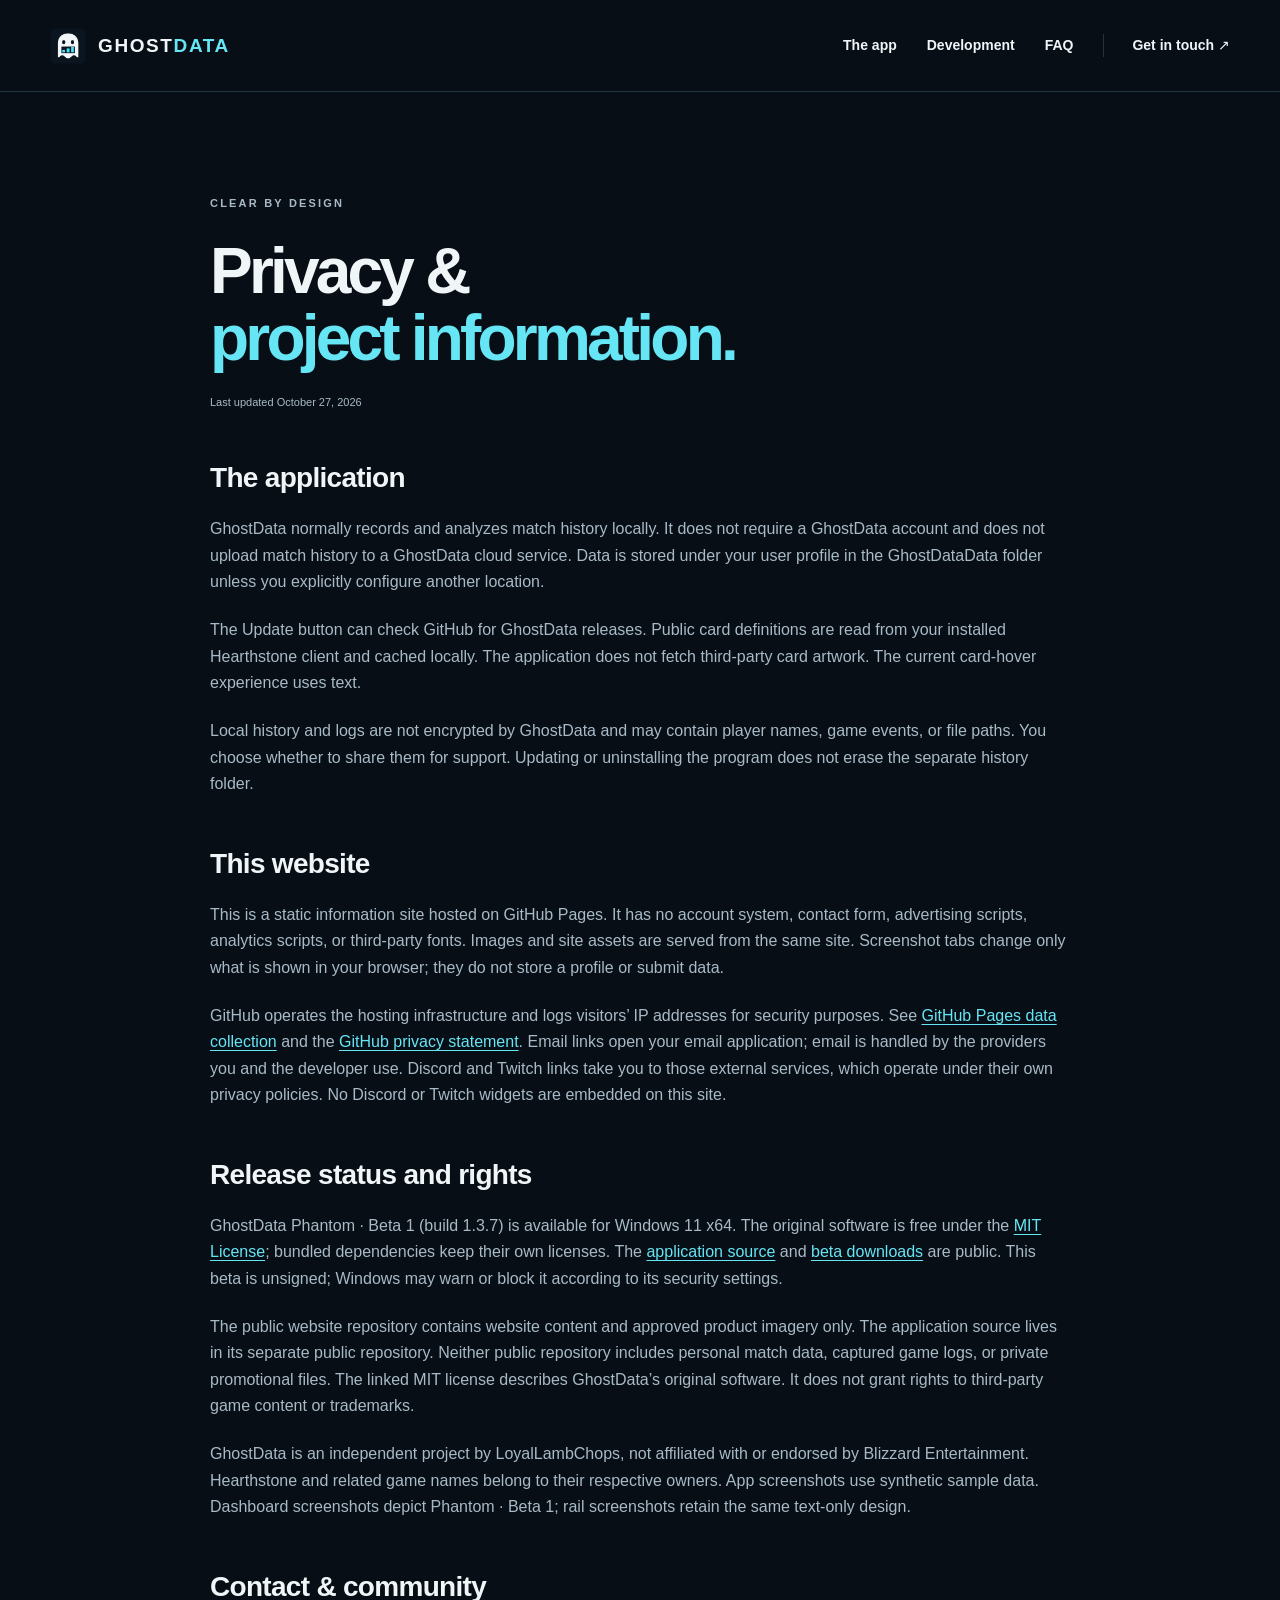
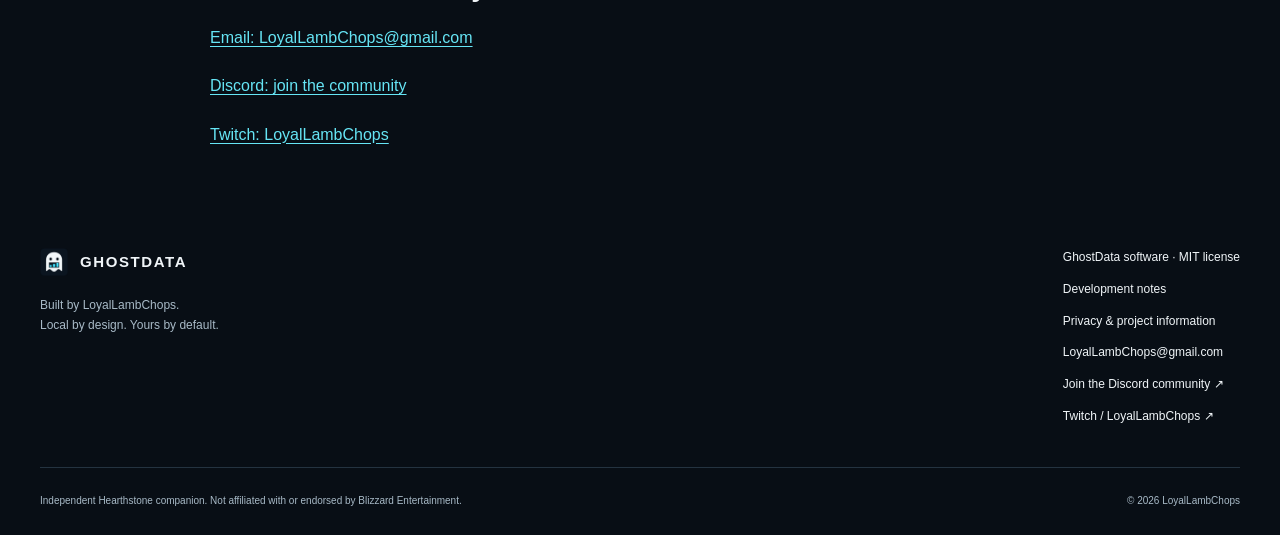
<file: privacy.html>
<!doctype html>
<html lang="en"><head><meta charset="utf-8"><meta name="viewport" content="width=device-width, initial-scale=1">
<title>Privacy &amp; project information — GhostData</title><meta name="description" content="How GhostData handles local match history, application updates, website hosting, and its public beta release.">
<meta name="theme-color" content="#080e15"><link rel="icon" href="favicon.ico"><link rel="stylesheet" href="styles.css">
<link rel="canonical" href="https://loyallambchops.github.io/ghostdata-site/privacy.html">
<meta property="og:type" content="website"><meta property="og:title" content="Privacy &amp; project information — GhostData"><meta property="og:description" content="How GhostData handles local match history, application updates, website hosting, and its public beta release.">
<meta property="og:url" content="https://loyallambchops.github.io/ghostdata-site/privacy.html"><meta property="og:image" content="https://loyallambchops.github.io/ghostdata-site/assets/ghostdata-banner.png"><meta property="og:image:width" content="1672"><meta property="og:image:height" content="941"><meta property="og:image:alt" content="GhostData's ghost and statistics emblem in electric blue">
<meta name="twitter:card" content="summary_large_image"><script src="site.js" defer></script></head>
<body><a class="skip" href="#main">Skip to content</a>
<header class="site-header"><a class="brand" href="./" aria-label="GhostData home"><img src="assets/icon.png" width="36" height="36" alt=""><span>GHOST<span class="cyan">DATA</span></span></a><nav aria-label="Main navigation"><a href="./#dashboard">The app</a><a href="development.html">Development</a><a href="./#faq">FAQ</a><a class="nav-contact" href="./#contact">Get in touch <span aria-hidden="true">↗</span></a></nav></header>
<main id="main" class="prose-page"><p class="eyebrow">CLEAR BY DESIGN</p><h1>Privacy &amp;<br><span class="cyan">project information.</span></h1><p class="caption">Last updated October 27, 2026</p><h2>The application</h2><p>GhostData normally records and analyzes match history locally. It does not require a GhostData account and does not upload match history to a GhostData cloud service. Data is stored under your user profile in the GhostDataData folder unless you explicitly configure another location.</p><p>The Update button can check GitHub for GhostData releases. Public card definitions are read from your installed Hearthstone client and cached locally. The application does not fetch third-party card artwork. The current card-hover experience uses text.</p><p>Local history and logs are not encrypted by GhostData and may contain player names, game events, or file paths. You choose whether to share them for support. Updating or uninstalling the program does not erase the separate history folder.</p><h2>This website</h2><p>This is a static information site hosted on GitHub Pages. It has no account system, contact form, advertising scripts, analytics scripts, or third-party fonts. Images and site assets are served from the same site. Screenshot tabs change only what is shown in your browser; they do not store a profile or submit data.</p><p>GitHub operates the hosting infrastructure and logs visitors’ IP addresses for security purposes. See <a href="https://docs.github.com/en/pages/getting-started-with-github-pages/what-is-github-pages#data-collection">GitHub Pages data collection</a> and the <a href="https://docs.github.com/en/site-policy/privacy-policies/github-general-privacy-statement">GitHub privacy statement</a>. Email links open your email application; email is handled by the providers you and the developer use. Discord and Twitch links take you to those external services, which operate under their own privacy policies. No Discord or Twitch widgets are embedded on this site.</p><h2>Release status and rights</h2><p>GhostData Phantom · Beta 1 (build 1.3.7) is available for Windows 11 x64. The original software is free under the <a href="ghostdata-license.txt">MIT License</a>; bundled dependencies keep their own licenses. The <a href="https://github.com/LoyalLambChops/GhostData">application source</a> and <a href="https://github.com/LoyalLambChops/GhostData/releases/tag/v1.3.7">beta downloads</a> are public. This beta is unsigned; Windows may warn or block it according to its security settings.</p><p>The public website repository contains website content and approved product imagery only. The application source lives in its separate public repository. Neither public repository includes personal match data, captured game logs, or private promotional files. The linked MIT license describes GhostData’s original software. It does not grant rights to third-party game content or trademarks.</p><p>GhostData is an independent project by LoyalLambChops, not affiliated with or endorsed by Blizzard Entertainment. Hearthstone and related game names belong to their respective owners. App screenshots use synthetic sample data. Dashboard screenshots depict Phantom · Beta 1; rail screenshots retain the same text-only design.</p><h2>Contact &amp; community</h2><p><a href="mailto:LoyalLambChops@gmail.com">Email: LoyalLambChops@gmail.com</a></p><p><a href="https://discord.gg/H3Et7NHavZ">Discord: join the community</a></p><p><a href="https://www.twitch.tv/loyallambchops">Twitch: LoyalLambChops</a></p></main>
<footer class="site-footer"><div><a class="brand" href="./"><img src="assets/icon.png" width="28" height="28" alt="">GHOSTDATA</a><p>Built by LoyalLambChops.<br>Local by design. Yours by default.</p></div><div class="footer-links"><a href="ghostdata-license.txt">GhostData software · MIT license</a><a href="development.html">Development notes</a><a href="privacy.html">Privacy &amp; project information</a><a href="mailto:LoyalLambChops@gmail.com">LoyalLambChops@gmail.com</a><a href="https://discord.gg/H3Et7NHavZ">Join the Discord community ↗</a><a href="https://www.twitch.tv/loyallambchops">Twitch / LoyalLambChops ↗</a></div><div class="footer-bottom"><span>Independent Hearthstone companion. Not affiliated with or endorsed by Blizzard Entertainment.</span><span>© 2026 LoyalLambChops</span></div></footer>
</body></html>
</file>
<file: styles.css>
:root{color-scheme:dark;--bg:#080e15;--panel:#101b26;--line:#243340;--text:#f0f5f8;--muted:#a8bac7;--cyan:#66e5f5;--max:1200px}*{box-sizing:border-box}html{scroll-behavior:smooth;scroll-padding-top:105px}body{margin:0;background:var(--bg);color:var(--text);font-family:Inter,"Segoe UI",Arial,sans-serif;line-height:1.65;-webkit-font-smoothing:antialiased}a{color:inherit;text-decoration:none}a:hover{color:var(--cyan)}button,a,summary{-webkit-tap-highlight-color:transparent}a:focus-visible,button:focus-visible,summary:focus-visible{outline:2px solid var(--cyan);outline-offset:5px}img{display:block;max-width:100%;height:auto}figure,p,h1,h2,h3,dl,dd{margin:0}button{font:inherit}::selection{background:var(--cyan);color:var(--bg)}[hidden]{display:none!important}.cyan{color:var(--cyan)}.muted,.caption{color:var(--muted)}.skip{position:absolute;top:-100px;left:20px;background:var(--cyan);color:var(--bg);padding:12px;z-index:30}.skip:focus{top:10px}.site-header{max-width:1380px;margin:auto;height:92px;padding:0 56px;display:flex;align-items:center;justify-content:space-between;border-bottom:1px solid var(--line);gap:32px}.brand{display:flex;gap:12px;align-items:center;font-weight:800;font-size:19px;letter-spacing:1.6px}.brand img{flex-shrink:0}.site-header nav{display:flex;gap:30px;align-items:center;font-size:14px;font-weight:550}.site-header nav [aria-current]{color:var(--cyan)}.nav-contact{border-left:1px solid var(--line);padding-left:28px}.hero{max-width:1380px;margin:auto;position:relative;display:grid;grid-template-columns:1fr 1.08fr;align-items:center;min-height:670px;overflow:hidden;padding:70px 56px 76px;gap:20px}.hero-copy{position:relative;z-index:1}.eyebrow{font-size:11px;font-weight:700;letter-spacing:2.2px;color:var(--cyan);margin-bottom:26px;display:flex;align-items:center;gap:10px}.status-dot{display:inline-block;width:6px;height:6px;background:var(--cyan);border-radius:50%;box-shadow:0 0 11px #66e5f55c;flex-shrink:0}.status-dot.amber{background:#e9b96c;box-shadow:none}h1{font-size:clamp(48px,5.7vw,79px);font-weight:750;line-height:1.04;letter-spacing:-3.8px}h2{font-size:clamp(34px,3.4vw,48px);line-height:1.15;font-weight:650;letter-spacing:-1.9px}h3{font-size:22px;line-height:1.3;font-weight:600;letter-spacing:-.45px}.hero-description{font-size:17px;line-height:1.8;color:var(--muted);max-width:485px;margin-top:28px}.actions{display:flex;align-items:center;gap:28px;flex-wrap:wrap;margin-top:32px}.button{background:var(--cyan);color:#06121b;display:inline-flex;align-items:center;gap:30px;padding:13px 22px;font-weight:700;border:1px solid var(--cyan);font-size:14px;border-radius:3px;transition:background .15s}.button:hover{background:#a4f4fc;color:#06121b}.text-link{font-size:14px;font-weight:600;display:inline-flex;gap:12px;align-items:center}.release-note{font-size:12px;color:var(--muted);margin-top:30px;display:flex;gap:9px;align-items:center}.hero-art{position:relative;width:125%;margin-left:-6%;align-self:center}.hero-art img{width:100%;mask-image:linear-gradient(90deg,transparent,#000 15%,#000 85%,transparent)}.hero-art figcaption{text-align:center;font-size:9px;letter-spacing:2.8px;color:#91c8da;margin-top:20px}.principles{max-width:1268px;margin:auto;border-block:1px solid var(--line);display:flex;justify-content:space-around;gap:20px;padding:22px 28px;font-size:10px;letter-spacing:2px;color:var(--muted)}.section{max-width:var(--max);margin:auto;padding:100px 0}.story{display:grid;grid-template-columns:.85fr 1.3fr;gap:110px}.story-copy>p+p{margin-top:24px}.story-copy>p{color:var(--muted);font-size:16px}.story-copy .large-copy{color:var(--text);font-size:23px;line-height:1.65;font-weight:450}.signature{font-size:13px!important;display:flex;align-items:center;gap:12px;color:var(--text)!important}.signature-line{width:30px;height:1px;background:var(--cyan)}.section-heading{display:flex;justify-content:space-between;align-items:flex-end;gap:40px;margin-bottom:42px}.section-heading>p{max-width:380px;color:var(--muted);font-size:16px}.dashboard-section{padding-top:30px}.showcase{border:1px solid #2d4352;border-radius:8px;overflow:hidden;background:#0a1017;box-shadow:0 24px 75px #0005}.window-bar{padding:17px 24px;background:#131e29;border-bottom:1px solid var(--line);display:flex;justify-content:space-between;align-items:center;gap:20px}.window-label{font-size:10px;letter-spacing:1.8px;color:var(--muted);display:flex;align-items:center;gap:10px}.tabs{display:flex;gap:6px}.tabs button{padding:7px 17px;background:transparent;border:1px solid transparent;color:var(--muted);cursor:pointer;border-radius:4px;font-size:13px}.tabs button[aria-selected=true]{background:#213642;border-color:#3d6374;color:var(--cyan)}.tabs button:hover{color:#fff}.screen-panel img{width:100%;aspect-ratio:14/9;object-fit:contain}.screen-panel figcaption{padding:19px 24px;background:#111c27;font-size:13px;color:var(--muted)}.screen-panel strong{color:var(--text);font-weight:600}.screen-panel figcaption span{display:block;margin-top:8px;color:var(--cyan);font-size:11px}.caption{font-size:11px;line-height:1.7;margin-top:18px}.rail-section{padding-top:20px;display:grid;grid-template-columns:1fr 1fr;gap:100px;align-items:center}.rail-copy>p:not(.eyebrow){color:var(--muted);margin-top:28px}.feature-list{list-style:none;padding:0;margin:24px 0 0}.feature-list li{display:flex;gap:20px;padding:24px 0;border-top:1px solid var(--line)}.feature-list li>span{font-size:11px;color:var(--cyan);padding-top:4px}.feature-list h3{font-size:18px;margin-bottom:8px}.feature-list p{font-size:14px;color:var(--muted)}.rail-exhibit{display:grid;grid-template-columns:1fr 1fr;align-items:start;gap:22px;padding:34px;background:radial-gradient(ellipse at 50% 30%,#173240 0%,#0d1822 70%);border:1px solid var(--line);border-radius:6px}.rail-exhibit figure{max-width:220px;margin:auto}.rail-exhibit img{width:100%;border-radius:6px}.rail-exhibit figcaption{font-size:8px;color:var(--muted);text-align:center;letter-spacing:1.2px;margin-top:12px}.opponent-exhibit{display:grid;gap:24px}.rail-exhibit>.caption{grid-column:1/-1;text-align:center;margin-top:0}.engine-strip{max-width:1268px;margin:auto;background:#101d27;border-block:1px solid #30434f;padding:46px 34px;display:grid;grid-template-columns:1fr 1.35fr;gap:26px 60px}.engine-strip h2{font-size:30px}.engine-strip .eyebrow{margin-bottom:15px}.engine-strip dl{display:flex;justify-content:space-between;gap:20px;align-items:center}.engine-strip dt{font-size:18px;font-weight:600}.engine-strip dd{font-size:12px;color:var(--muted);margin-top:7px}.engine-strip>p{grid-column:1/-1;color:var(--muted);max-width:950px;font-size:13px}.journal-entry{display:grid;grid-template-columns:155px 1fr 30px;gap:35px;padding:30px 0;border-top:1px solid var(--line);align-items:start}.journal-entry:last-child{border-bottom:1px solid var(--line)}.journal-date{font-size:10px;line-height:2.2;letter-spacing:1px;color:var(--muted)}.journal-entry p{font-size:14px;margin-top:12px;color:var(--muted)}.journal-arrow{color:var(--cyan);font-size:24px}.faq-section{padding-top:20px;display:grid;grid-template-columns:.85fr 1.3fr;gap:110px}.faq-section>div>p:not(.eyebrow){color:var(--muted);max-width:270px;margin-top:24px}.faq-list details{border-top:1px solid var(--line);padding:21px 0}.faq-list details:last-child{border-bottom:1px solid var(--line)}summary{cursor:pointer;font-size:16px;list-style:none;display:flex;align-items:center;justify-content:space-between;gap:20px;font-weight:550}summary::-webkit-details-marker{display:none}summary:after{content:'+';color:var(--cyan);font-size:22px;font-weight:400}details[open] summary:after{content:'−'}.faq-list p{font-size:14px;color:var(--muted);margin-top:18px}.faq-list a,.article a,.prose-page p a{color:var(--cyan);text-decoration:underline;text-underline-offset:3px}.closing{max-width:1268px;margin:0 auto 90px;padding:70px 30px;text-align:center;background:radial-gradient(ellipse at 50% 100%,#173341 0%,#0a131d 65%);border:1px solid var(--line)}.closing .eyebrow{justify-content:center}.closing h2{font-size:48px}.closing p:not(.eyebrow){color:var(--muted);margin:25px 0}.site-footer{max-width:1268px;margin:auto;padding:0 34px 26px;display:flex;flex-wrap:wrap;justify-content:space-between;gap:40px}.site-footer .brand{font-size:15px}.site-footer p{font-size:12px;color:var(--muted);margin-top:20px}.footer-links{display:flex;flex-direction:column;gap:12px;font-size:12px}.footer-bottom{display:flex;justify-content:space-between;gap:28px;width:100%;padding-top:25px;border-top:1px solid var(--line);font-size:10px;color:var(--muted)}.page-intro{padding:80px 0 70px}.page-intro>p:last-child{margin-top:28px;color:var(--muted)}.journal-page{max-width:940px;padding:0 40px 100px;margin:auto}.article{padding:52px 0 70px;border-top:1px solid var(--line);scroll-margin-top:35px}.article-meta{display:flex;gap:25px;font-size:10px;letter-spacing:1px;color:var(--cyan);margin-bottom:25px}.article h2{max-width:800px}.article p,.article ul{font-size:16px;line-height:1.85;color:var(--muted);margin-top:22px}.article .article-lead{font-size:21px;color:var(--text);margin-top:30px}.article h3{margin-top:36px;font-size:23px}.article li{padding:4px 0}.article .signature{margin-top:30px}.prose-page{max-width:940px;margin:auto;padding:80px 40px 100px}.prose-page h1{font-size:clamp(40px,5vw,65px);overflow-wrap:break-word}.prose-page h2{font-size:28px;margin-top:50px;letter-spacing:-.7px}.prose-page p{color:var(--muted);margin-top:22px}.prose-page>.button{margin-top:35px}
@media(min-width:1600px){.hero{min-height:720px}}@media(max-width:1300px){.section{margin-inline:50px}.hero{padding-inline:50px}.site-header{padding-inline:50px}.principles,.engine-strip,.closing{margin-inline:30px}.story,.faq-section{gap:65px}.rail-section{gap:60px}.hero-art{width:135%;margin-left:-12%}.hero h1{font-size:68px}.hero-description{font-size:16px;max-width:410px}}
@media(max-width:950px){.hero{padding:60px 35px;min-height:570px;grid-template-columns:1.1fr 1fr}.hero h1{font-size:56px}.hero-art{width:155%;margin-left:-25%}.hero-description{max-width:350px;font-size:15px}.site-header{padding-inline:35px}.site-header nav{gap:20px}.nav-contact{display:none}.section{margin-inline:35px;padding-block:70px}.story,.faq-section{gap:38px}.story-copy .large-copy{font-size:20px}.rail-section{gap:35px}.rail-exhibit{gap:14px;padding:20px}.section-heading>p{max-width:300px;font-size:14px}.engine-strip{grid-template-columns:1fr}.engine-strip dl{justify-content:flex-start;gap:55px}.journal-entry{gap:25px;grid-template-columns:130px 1fr 20px}.journal-entry h3{font-size:20px}.principles{font-size:9px;letter-spacing:1px}}
@media(max-width:680px){html{scroll-padding-top:25px}.site-header{padding:0 22px;height:76px;gap:16px}.brand{font-size:15px;letter-spacing:1px;gap:8px}.brand img{width:29px;height:29px}.site-header nav{gap:16px;font-size:12px}.site-header nav>a:first-child{display:none}.hero{display:flex;flex-direction:column;align-items:stretch;padding:48px 24px 35px;gap:0}.hero h1{font-size:clamp(48px,12.7vw,74px);letter-spacing:-2.8px}.hero .eyebrow{font-size:9px;letter-spacing:1.4px;margin-bottom:25px}.hero-description{font-size:16px;max-width:100%}.actions{gap:24px}.hero-art{width:calc(100% + 48px);margin:25px -24px 0}.hero-art figcaption{font-size:8px;margin-top:5px}.release-note{margin-top:25px}.principles{margin-inline:24px;gap:13px;flex-direction:column;padding:23px 0;font-size:9px;align-items:center}.section{margin-inline:24px;padding-block:60px}.story,.rail-section,.faq-section{grid-template-columns:1fr;gap:30px}.eyebrow{font-size:10px;margin-bottom:20px}.story-copy .large-copy{font-size:21px}.section-heading{display:block;margin-bottom:28px}.section-heading>p{margin-top:24px;max-width:none;font-size:15px}.section-heading>.text-link{margin-top:22px}.window-bar{padding:15px 12px;flex-direction:column;align-items:flex-start;gap:12px}.window-label{font-size:8px}.tabs{width:100%;gap:5px}.tabs button{flex:1;padding:8px 12px}.screen-panel figcaption{padding:15px;font-size:12px}.caption{font-size:10px}.rail-exhibit{padding:24px;max-width:500px;margin-inline:auto}.rail-copy .feature-list{margin-top:28px}.rail-exhibit>.caption{font-size:9px}.engine-strip{padding:32px 24px;margin-inline:24px;gap:25px}.engine-strip dl{display:grid;gap:20px;grid-template-columns:1fr}.engine-strip dl>div{padding-bottom:15px;border-bottom:1px solid var(--line)}.engine-strip>p{font-size:13px}.journal-entry{grid-template-columns:1fr 22px;gap:12px;padding-block:26px}.journal-date{grid-column:1/-1}.journal-date br{display:none}.journal-date .cyan{margin-left:14px}.journal-entry h3{font-size:21px}.journal-entry p{font-size:13px}.faq-section>div>p:not(.eyebrow){max-width:none}summary{font-size:15px}.closing{margin:0 24px 60px;padding:45px 20px}.closing h2{font-size:38px}.closing .eyebrow{font-size:8px;letter-spacing:1.4px}.closing>p:not(.eyebrow){font-size:14px}.site-footer{padding-inline:24px;gap:30px}.footer-bottom{flex-direction:column;gap:15px}.journal-page,.prose-page{padding:0 24px 70px}.page-intro{padding:50px 0}.page-intro h1{font-size:48px;letter-spacing:-2.3px}.page-intro>p:last-child{font-size:15px}.article{padding:35px 0 50px}.article h2{font-size:32px;letter-spacing:-1px}.article .article-lead{font-size:19px}.article p,.article ul{font-size:15px}.article-meta{gap:15px;font-size:9px}.prose-page{padding-top:50px}.prose-page h1{letter-spacing:-1.8px}.prose-page h2{font-size:26px}.prose-page p{font-size:15px}}
@media(prefers-reduced-motion:reduce){html{scroll-behavior:auto}*{transition:none!important}}

.contact-actions{justify-content:center;gap:24px 30px}
</file>
